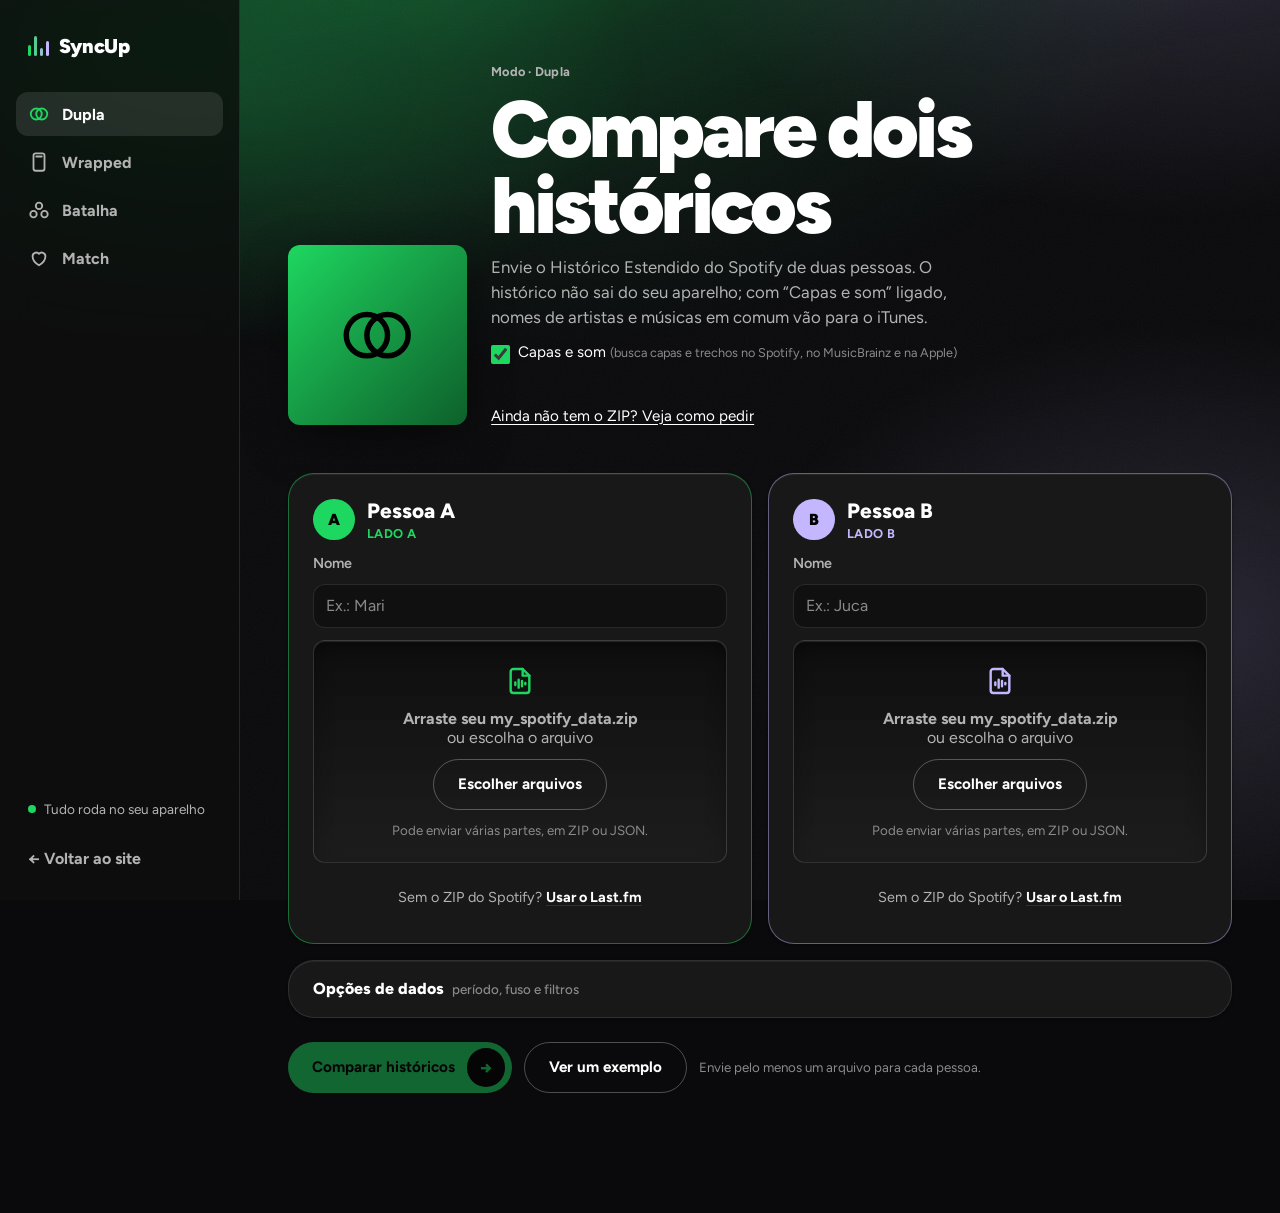
<file: site/app/index.html>
<!doctype html>
<html lang="pt-BR">
<head>
<meta charset="UTF-8">
<meta name="viewport" content="width=device-width, initial-scale=1.0, viewport-fit=cover">
<title>SyncUp · app</title>
<link rel="icon" href="data:image/svg+xml,%3Csvg xmlns=%27http://www.w3.org/2000/svg%27 viewBox=%270 0 32 32%27%3E%3Crect width=%2732%27 height=%2732%27 rx=%278%27 fill=%27%23121212%27/%3E%3Crect x=%277%27 y=%2714%27 width=%273.5%27 height=%2711%27 rx=%271.75%27 fill=%27%231ed760%27/%3E%3Crect x=%2712.5%27 y=%277%27 width=%273.5%27 height=%2718%27 rx=%271.75%27 fill=%27%2355cc94%27/%3E%3Crect x=%2718%27 y=%2716%27 width=%273.5%27 height=%279%27 rx=%271.75%27 fill=%27%238dc2cb%27/%3E%3Crect x=%2723.5%27 y=%2711%27 width=%273.5%27 height=%2714%27 rx=%271.75%27 fill=%27%23c4b7ff%27/%3E%3C/svg%3E">
<meta name="description" content="Compare históricos do Spotify direto no navegador. O histórico não sai do seu aparelho.">
<meta name="theme-color" content="#121212">
<link rel="preload" href="../assets/Figtree.ttf" as="font" type="font/ttf" crossorigin>
<!-- Ordem: núcleo (listas, corrida, stories) → estilo do site → ajustes do app. -->
<link rel="stylesheet" href="nucleo.css">
<link rel="stylesheet" href="../estilo.css">
<link rel="stylesheet" href="app.css">
<link rel="stylesheet" href="stories.css">
<!-- Preact + htm servidos daqui (vendor/, com as licenças); test_site.py confere o hash do arquivo. -->
<script type="importmap">{ "imports": { "preact-htm": "./vendor/standalone.module.js" } }</script>
</head>
<body class="js">
<!-- Vindo de "Abrir o app": o conteúdo entra subindo (estilo.css, .entrando). -->
<script>try { if (sessionStorage.getItem('syncup-entrada')) { sessionStorage.removeItem('syncup-entrada'); document.body.classList.add('entrando'); } } catch { /* abre direto */ }</script>
<!-- Entrada vindo de "Abrir o app" (entrada.js): a logo grande entra em sintonia e pousa no lugar dela. -->
<div class="pouso" aria-hidden="true"><span class="marca pouso-marca"><span class="logo"><i></i><i></i><i></i><i></i></span></span></div>
<a class="pular" href="#principal">Pular para o conteúdo</a>
<!-- Esqueleto da primeira tela (some quando o app desenha, main.js): o logo pulsa como equalizador. -->
<div id="app"><div class="esqueleto shell" role="status" aria-label="Carregando o SyncUp…">
  <span class="marca vivo" aria-hidden="true"><span class="logo"><i></i><i></i><i></i><i></i></span>SyncUp</span>
  <div class="esq-linha esq-titulo"></div><div class="esq-linha"></div>
  <div class="esq-cartao superficie"></div><div class="esq-cartao superficie"></div>
</div></div>
<noscript><p class="shell">O SyncUp precisa de JavaScript para rodar no navegador.</p></noscript>
<script type="module" src="js/entrada.js"></script>
<script type="module" src="js/main.js"></script>
</body>
</html>
</file>
<file: site/app/nucleo.css>
/* Núcleo do app web: só as regras do styles.css (app para PC) que o app no navegador usa.
   Listas dos Rankings, corrida dos artistas, moldura dos stories e detalhe dos arquétipos.
   Copiadas à mão do styles.css, na mesma ordem; o tests/test_web.py confere as classes su-. */
:root { --su-card: #181818; --su-line: #2a2a2a; --su-sub: var(--sub); --su-green: var(--verde); --su-radius: var(--r-cartao); /* escala de app.css: campo 12, cartão 20/24, painel 24/28 */ }

.su-race-progress:focus-visible { outline: 3px solid var(--su-green) !important; outline-offset: 3px; }
.su-has-ripple { position: relative; overflow: hidden; }
.su-ripple { position: absolute; border-radius: 50%; background: rgba(255, 255, 255, .45); transform: scale(0); pointer-events: none; animation: su-ripple .6s ease-out forwards; }
.su-note { color: var(--su-sub); font-size: 15px; line-height: 1.6; padding: 6px 0; }
.su-tracklist-card { background: var(--su-card); border-radius: var(--su-radius); padding: 18px 14px 10px; --accent: var(--su-green); height: 100%; }
.su-tracklist-card h3 { margin: 0 8px 10px; font-size: 20px; font-weight: 800; }
.su-tracklist { list-style: none; margin: 0; padding: 0; }
.su-tracklist li { animation: su-slide-in .5s cubic-bezier(.2, .8, .2, 1) both; animation-delay: calc(var(--i) * 45ms); }
.su-tracklist a { display: grid; grid-template-columns: 30px 40px minmax(0, 1fr) 90px 64px; align-items: center; gap: 12px; padding: 6px 8px; border-radius: var(--r-campo); color: #fff !important; text-decoration: none !important; min-height: 52px; transition: background .18s; }
@media (hover: hover) and (pointer: fine) { .su-tracklist a:hover { background: rgba(255, 255, 255, .08); } }
.su-num { color: var(--su-sub); text-align: right; font-variant-numeric: tabular-nums; grid-column: 1; grid-row: 1; }
.su-playicon { grid-column: 1; grid-row: 1; justify-self: end; width: 0; height: 0; opacity: 0; border-style: solid; border-width: 7px 0 7px 12px; border-color: transparent transparent transparent #fff; transition: opacity .15s; }
@media (hover: hover) and (pointer: fine) { .su-tracklist a:hover .su-num { opacity: 0; } }
@media (hover: hover) and (pointer: fine) { .su-tracklist a:hover .su-playicon { opacity: 1; } }
.su-cover { display: grid; place-items: center; width: 40px; height: 40px; border-radius: 4px; font-weight: 900; font-size: 14px; color: #fff; background: linear-gradient(135deg, hsl(var(--hue) 65% 45%), hsl(calc(var(--hue) + 50) 70% 25%)); }
.su-meta { min-width: 0; display: flex; flex-direction: column; }
.su-meta b, .su-meta small { overflow: hidden; text-overflow: ellipsis; white-space: nowrap; }
.su-meta b { font-weight: 600; }
@media (hover: hover) and (pointer: fine) { .su-tracklist a:hover .su-meta b { color: var(--accent); } }
.su-meta small { color: var(--su-sub); font-size: 14px; }
.su-mini { height: 4px; border-radius: 4px; background: #3e3e3e; overflow: hidden; }
.su-mini i { display: block; height: 100%; width: var(--value); background: var(--accent); border-radius: inherit; animation: su-fill 1s cubic-bezier(.2, .8, .2, 1) both; animation-delay: calc(var(--i) * 45ms + 200ms); }
.su-count { color: var(--su-sub); text-align: right; font-variant-numeric: tabular-nums; font-size: 14px; }
.su-race { position: relative; background: var(--su-card); border-radius: var(--r-cartao); padding: 22px 22px 14px; overflow: hidden; }
.su-race-month { position: absolute; right: 26px; top: 12px; font-size: clamp(30px, 5vw, 64px); font-weight: 900; color: rgba(255, 255, 255, .08); letter-spacing: -.03em; pointer-events: none; font-variant-numeric: tabular-nums; }
.su-race-lanes { display: grid; grid-template-columns: repeat(2, minmax(0, 1fr)); gap: 28px; position: relative; }
.su-race-title { display: flex; align-items: center; gap: 10px; font-weight: 800; font-size: 18px; margin-bottom: 12px; }
.su-dot { width: 12px; height: 12px; border-radius: 50%; background: var(--accent); box-shadow: 0 0 12px var(--accent); }
.su-race.playing .su-dot { animation: su-beat .7s ease-in-out infinite; }
.su-race-area { position: relative; }
.su-race-row { position: absolute; left: 0; right: 0; top: 0; display: grid; grid-template-columns: 26px minmax(90px, 200px) minmax(0, 1fr); align-items: center; gap: 12px; transition: transform var(--race-step, 450ms) cubic-bezier(.2, .8, .2, 1), opacity .4s; will-change: transform; }
.su-race-rank { color: var(--su-sub); font-weight: 800; text-align: right; font-variant-numeric: tabular-nums; }
.su-race-name { color: #fff; font-weight: 700; font-size: 14px; white-space: nowrap; overflow: hidden; text-overflow: ellipsis; text-align: right; }
.su-race-trackbar { display: flex; align-items: center; gap: 10px; height: 100%; min-width: 0; }
.su-race-bar { height: 100%; border-radius: 6px; flex: none; background: linear-gradient(90deg, var(--accent), color-mix(in srgb, var(--accent) 55%, #000)); box-shadow: 0 0 18px color-mix(in srgb, var(--accent) 25%, transparent); transition: width var(--race-step, 450ms) linear; }
.su-race-value { color: #fff; font-size: 14px; font-weight: 700; font-variant-numeric: tabular-nums; white-space: nowrap; }
.su-race-player { display: flex; align-items: center; gap: 14px; margin-top: 18px; padding-top: 14px; border-top: 1px solid var(--su-line); }
.su-race-play { position: relative; overflow: hidden; display: grid; place-items: center; flex: none; width: 48px; height: 48px; min-height: 48px; border-radius: 50%; border: none; background: #fff; cursor: pointer; transition: transform .15s cubic-bezier(.2, .8, .2, 1), background .2s; }
@media (hover: hover) and (pointer: fine) { .su-race-play:hover { transform: scale(1.08); background: var(--su-green); } }
.su-race-play:active { transform: scale(.94); }
.su-icon-play { width: 0; height: 0; margin-left: 4px; border-style: solid; border-width: 9px 0 9px 15px; border-color: transparent transparent transparent #000; }
.su-icon-pause { width: 14px; height: 18px; border-left: 5px solid #000; border-right: 5px solid #000; }
.su-race-time { color: var(--su-sub); font-size: 13px; min-width: 64px; font-variant-numeric: tabular-nums; }
.su-race-now { text-align: right; }
.su-race-progress { position: relative; flex: 1; height: 6px; border-radius: 6px; background: #4d4d4d; cursor: pointer; touch-action: none; }
.su-race-progress::before { content: ''; position: absolute; inset: -19px 0; } /* área de toque de 44 px */
.su-race-fill { position: absolute; inset: 0 auto 0 0; width: 0; border-radius: inherit; background: #fff; transition: width var(--race-step, 450ms) linear; }
.su-race-knob { position: absolute; top: 50%; width: 14px; height: 14px; margin: -7px 0 0 -7px; border-radius: 50%; background: #fff; opacity: 0; transition: left var(--race-step, 450ms) linear, opacity .2s; box-shadow: 0 2px 6px rgba(0, 0, 0, .5); }
@media (hover: hover) and (pointer: fine) { .su-race-progress:hover .su-race-fill { background: var(--su-green); } }
.su-race.playing .su-race-knob { opacity: 1; }
@media (hover: hover) and (pointer: fine) { .su-race-progress:hover .su-race-knob { opacity: 1; } }
.su-stories { position: relative; width: min(430px, 100%); aspect-ratio: 9 / 16; margin: 0 auto; border-radius: var(--r-painel); overflow: hidden; container-type: inline-size; background: #000; box-shadow: 0 30px 80px rgba(0, 0, 0, .6); outline: none; }
.su-stories:not(.su-js) { aspect-ratio: auto; overflow: visible; background: none; box-shadow: none; }
.su-stories:not(.su-js) .su-story { position: relative; aspect-ratio: 9 / 16; margin-bottom: 16px; border-radius: var(--r-painel); }
.su-stories-frame { position: absolute; inset: 0; }
.su-stories:not(.su-js) .su-stories-frame { position: static; }
.su-story { position: absolute; inset: 0; display: flex; overflow: hidden; color: #fff; background: radial-gradient(120% 80% at 10% 0%, var(--bg1), transparent 60%), radial-gradient(120% 90% at 100% 100%, color-mix(in srgb, var(--bg1) 60%, #000), transparent 55%), var(--bg2); }
.su-js .su-story { display: none; }
.su-js .su-story.ativo { display: flex; }
.su-story h2 { margin: 0; font-size: 9.5cqw; line-height: 1.02; font-weight: 900; letter-spacing: -.03em; }
.su-story h3 { margin: 0; font-size: 7cqw; line-height: 1.08; font-weight: 900; letter-spacing: -.02em; }
.s-resumo { background: linear-gradient(180deg, #1ed760 0 22%, #121212 22%) !important; }
.s-resumo::before { display: none; }
.su-arch-detail { background: var(--su-card); border-radius: var(--r-cartao); padding: 22px; flex: 1 1 420px; max-width: 640px; }
.su-arch-detail h3 { margin: 0 0 4px; font-size: 22px; font-weight: 900; }
.su-arch-detail ol { list-style: none; margin: 10px 0; padding: 0; display: grid; gap: 6px; }
.su-arch-detail li { display: grid; grid-template-columns: 34px minmax(0, 1fr) 110px 86px; gap: 12px; align-items: center; padding: 8px; border-radius: var(--r-campo); animation: su-slide-in .5s cubic-bezier(.2, .8, .2, 1) both; animation-delay: calc(var(--i) * 50ms); transition: background .15s; }
@media (hover: hover) and (pointer: fine) { .su-arch-detail li:hover { background: rgba(255, 255, 255, .06); } }
.su-ad-ic { font-size: 24px; text-align: center; }
.su-ad-name { min-width: 0; display: flex; flex-direction: column; }
.su-ad-name b { font-weight: 800; }
.su-ad-name small { color: var(--su-sub); font-size: 13px; line-height: 1.35; }
.su-arch-detail li.on .su-ad-name b { color: var(--su-green); }
.su-ad-bar { position: relative; height: 8px; border-radius: 8px; background: #3e3e3e; }
.su-ad-bar i { position: absolute; inset: 0 auto 0 0; width: var(--value); border-radius: inherit; background: #8a8a8a; animation: su-fill 1.1s cubic-bezier(.2, .8, .2, 1) both; animation-delay: calc(var(--i) * 50ms + 200ms); }
.su-arch-detail li.on .su-ad-bar i { background: var(--su-green); }
.su-ad-bar u { position: absolute; top: -4px; bottom: -4px; width: 2px; background: #fff; text-decoration: none; }
.su-arch-detail em { font-style: normal; font-weight: 800; text-align: right; display: flex; flex-direction: column; }
.su-arch-detail em small { font-weight: 500; color: var(--su-sub); font-size: 12px; }
@media (max-width: 1000px) {
  .su-race-lanes { grid-template-columns: 1fr; }
}
@media (max-width: 640px) {
  .su-tracklist a { grid-template-columns: 26px 40px minmax(0, 1fr) 54px; }
  .su-mini { display: none; }
}
/* Celular estreito: a barra do arquétipo desce para uma linha própria e o nome ganha a largura. */
@media (max-width: 479px) {
  .su-arch-detail li { grid-template-columns: 34px minmax(0, 1fr) auto; row-gap: 6px; }
  .su-ad-bar { grid-column: 2 / -1; grid-row: 2; }
}
/* Alto contraste: barras de dados com as cores do sistema (sem forced-color-adjust: none). */
@media (forced-colors: active) {
  .su-race-bar, .su-mini i, .su-ad-bar i, .su-race-fill { background: CanvasText; }
  .su-mini, .su-ad-bar, .su-race-progress { border: 1px solid CanvasText; }
}
@keyframes su-slide-in {from { opacity: 0; transform: translateX(-14px); } to { opacity: 1; transform: none; }}
@keyframes su-fill {from { width: 0; }}
@keyframes su-beat {0%, 100% { transform: scale(1); } 50% { transform: scale(1.5); }}
@keyframes su-ripple {to { transform: scale(1); opacity: 0; }}
@keyframes su-story-bg {from { background-position: 0% 0%; } to { background-position: 100% 100%; }}
@keyframes su-float {from { transform: translate(0, 0) scale(1); } to { transform: translate(-12cqw, 10cqw) scale(1.2); }}
</file>
<file: site/estilo.css>
/* Estilo compartilhado pela página inicial (index.html) e pelo app (app/). */
@font-face { font-family: 'Figtree'; src: url('assets/Figtree.ttf') format('truetype'); font-weight: 300 900; font-display: swap; }
/* Toque no celular: sem o retângulo cinza; quem não tem :active próprio escurece enquanto o dedo está em cima. */
html { -webkit-tap-highlight-color: transparent; }
:where(a, button, summary, label):active { opacity: .75; }
/* O app para PC repete estas cores como --su-* (styles.css); tests/test_web.py compara os pares. */
:root {
  /* Canvas e superfícies (escala do Spotify): o fundo é o mais escuro; cartões sólidos em --sup-1/--sup-2. */
  --canvas: #0a0a0c; --sup-1: #121212; --sup-2: #181818; --verde-hover: #3be477;
  --bg: var(--canvas); --texto: #ffffff; --sub: #b3b3b3; --fraco: #8a8a8a;
  /* Liquid Glass: refração (gradiente direcional), borda fina, reflexo especular em cima e embaixo, profundidade. */
  --vidro-fundo: linear-gradient(145deg, rgba(255, 255, 255, .11) 0%, rgba(255, 255, 255, .03) 50%, rgba(255, 255, 255, .06) 100%);
  --vidro-linha: rgba(255, 255, 255, .14);
  --vidro-sombra: inset 0 1px 0 0 rgba(255, 255, 255, .32), inset 0 -1px 0 0 rgba(255, 255, 255, .05), 0 24px 48px -12px rgba(0, 0, 0, .72);
  --vidro-blur: blur(28px) saturate(185%);
  --r-vidro: 26px;
  --linha: rgba(255, 255, 255, .1);
  /* Cor com sentido fixo: verde = pessoa A, violeta = pessoa B, rosa = os dois juntos. */
  --verde: #1ed760; --roxo: #c4b7ff; --rosa: #f573a0;
  /* As 4 barras da logo (1.24): verde → lilás, "você → a outra pessoa". A página inicial tira a cor daqui. */
  --logo-1: var(--verde); --logo-2: color-mix(in srgb, var(--verde), var(--roxo) 33%);
  --logo-3: color-mix(in srgb, var(--verde), var(--roxo) 67%); --logo-4: var(--roxo);
  /* Batalha: medalhas e o laranja do fundo (poster.js e batalha.js repetem os valores no Canvas e em JS). */
  --ouro: #f5c542; --prata: #c9d1d9; --bronze: #d08b4f; --laranja: #ffa42b;
  /* Vidro (painéis, stories) e véu sobre o fundo. */
  --vidro-1: rgba(255, 255, 255, .06); --vidro-2: rgba(255, 255, 255, .10);
  --vidro-borda: rgba(255, 255, 255, .18); --vidro-brilho: rgba(255, 255, 255, .14);
  --veu-a: rgba(0, 0, 0, .55); --veu-b: rgba(0, 0, 0, .78);
  --pilula: 9999px; --cartao: var(--r-vidro);
  --sai: cubic-bezier(.16, 1, .3, 1);
}
* { box-sizing: border-box; margin: 0; padding: 0; }
/* 100% = 16 px, mas respeita quem aumentou a fonte no sistema. Os títulos grandes usam clamp(). */
html { font-size: 100%; -webkit-font-smoothing: antialiased; color-scheme: dark; }
body { background: var(--bg); color: var(--texto); font-family: 'Figtree', system-ui, sans-serif; overflow-x: hidden; }
a { color: inherit; text-decoration: none; }
button { font: inherit; color: inherit; background: none; border: none; cursor: pointer; }
ul, ol { list-style: none; }
img { display: block; max-width: 100%; height: auto; } /* width/height no HTML evitam CLS; a altura segue a largura do CSS */
p { text-wrap: pretty; } /* sem palavra sozinha no fim do parágrafo */
/* Ícones: 1em. SVG com tamanho próprio (atributo width) fica de fora, senão vira um quadrado de 16 px.
   :where() zera a especificidade: qualquer classe (ex.: .st-relogio { width: 100% }) vence esta regra. */
:where(svg:not([width])) { width: 1em; height: 1em; flex: none; }
:focus-visible { outline: 3px solid var(--verde); outline-offset: 3px; border-radius: 6px; }
.sr-only { position: absolute; width: 1px; height: 1px; padding: 0; margin: -1px; overflow: hidden; clip: rect(0, 0, 0, 0); white-space: nowrap; border: 0; }
.pular { position: fixed; left: 1rem; top: -4rem; z-index: 200; border-radius: var(--pilula); background: var(--verde); color: #000; padding: .75rem 1.25rem; font-weight: 700; }
.pular:focus { top: 1rem; }
.shell { max-width: 80rem; margin-inline: auto; padding-inline: clamp(1.25rem, 4vw, 3rem); }

/* Botões em pílula */
.btn { display: inline-flex; align-items: center; gap: .75rem; min-height: 44px; border-radius: var(--pilula); font-size: .95rem; font-weight: 700; padding: .4rem 1.5rem; }
/* Só o botão com a seta redonda encosta à direita: a seta ocupa esse espaço. */
.btn:has(.seta) { padding-right: .4rem; }
.btn .seta { display: grid; place-items: center; width: 2.4rem; height: 2.4rem; min-width: 36px; min-height: 36px; border-radius: var(--pilula); font-size: 1rem; transition: transform .35s cubic-bezier(.2, .8, .2, 1); }
.btn-verde { background: var(--verde); color: #000; }
.btn-verde .seta { background: #000; color: var(--verde); }
.btn-borda { border: 1px solid rgba(255, 255, 255, .25); color: var(--texto); padding: .875rem 1.5rem; }
@media (hover: hover) {
  .btn:hover { transform: scale(1.03); }
  .btn-verde:hover:not(:disabled) { background: var(--verde-hover); }
  .btn:hover .seta { transform: translate(2px, -2px); }
  .btn-borda:hover { background: rgba(255, 255, 255, .06); }
}
/* Resposta ao toque: o botão aperta (rápido, ao pressionar). Só scale: não pesa. */
.btn { position: relative; isolation: isolate; overflow: hidden; transition: transform .35s cubic-bezier(.2, .8, .2, 1), scale .1s ease-out, background .2s, box-shadow .2s; }
.btn:active:not(:disabled) { scale: .97; }

/* Marca: as 4 barras vão do verde (A) ao violeta (B). Não lembra o logo do Spotify. */
.marca { display: inline-flex; align-items: center; gap: .6rem; font-weight: 900; letter-spacing: -.02em; }
.marca .logo { display: inline-flex; align-items: flex-end; gap: .14em; height: 1em; }
.marca .logo i { width: .16em; border-radius: 1em; background: var(--verde); }
.marca .logo i:nth-child(1) { height: 55%; } .marca .logo i:nth-child(2) { height: 100%; background: var(--logo-2); }
.marca .logo i:nth-child(3) { height: 40%; background: var(--logo-3); } .marca .logo i:nth-child(4) { height: 75%; background: var(--logo-4); }
/* Logo vivo: as barras pulsam como um equalizador. */
.vivo .logo i { animation: eq 1.4s ease-in-out infinite alternate; transform-origin: bottom; }
.vivo .logo i:nth-child(2) { animation-delay: -.5s; } .vivo .logo i:nth-child(3) { animation-delay: -.9s; } .vivo .logo i:nth-child(4) { animation-delay: -.3s; }
@keyframes eq { 0% { transform: scaleY(.45); } 100% { transform: scaleY(1); } }

/* Superfície (1.19): sólida como no Spotify (#181818), fio de 1 px (mais claro só no topo, 1.22) e uma sombra curta. Sem blur, sem aro de luz,
   sem brilho e sem a cor do modo vazando. O blur fica só no que flutua, com regras próprias: .topo-barra, .nav-app,
   .dock, .vidro-ctrl (stories) e .palco-placa. */
.superficie { position: relative; isolation: isolate; background: var(--sup-2); border: 1px solid var(--linha); box-shadow: inset 0 1px 0 rgb(255 255 255 / .06), 0 1px 3px rgb(0 0 0 / .45); }
.btn-borda.superficie { background: transparent; border-color: rgb(255 255 255 / .28); box-shadow: none; }
@media (hover: hover) and (pointer: fine) { .btn-borda.superficie:hover:not(:disabled) { background: rgb(255 255 255 / .08); border-color: rgb(255 255 255 / .5); } }
@media (prefers-contrast: more) { .superficie { border-color: #fff; } }
/* Números de dados (porcentagens, horas, plays): largura fixa e mais juntos. */
.num { font-variant-numeric: tabular-nums; letter-spacing: -.04em; }

/* ---------- Página inicial ---------- */
section[id] { scroll-margin-top: 6rem; }
.titulo-secao { font-size: clamp(2rem, 4.2vw, 3.2rem); font-weight: 900; letter-spacing: -.04em; line-height: 1.04; text-wrap: balance; }

/* Topo fixo em vidro escuro (fundo ≥ 72%: capa que passa por baixo não aparece borrada) */
.topo { position: fixed; inset-inline: 0; top: .75rem; z-index: 50; padding-inline: clamp(.75rem, 3vw, 3rem); }
.topo-barra { max-width: 80rem; margin-inline: auto; display: flex; align-items: center; justify-content: space-between; gap: 1.5rem; min-height: 4rem;
  padding: .5rem .5rem .5rem 1.5rem; border-radius: var(--pilula); border: 1px solid var(--vidro-linha); background: rgba(14, 14, 14, .74);
  box-shadow: var(--vidro-sombra); -webkit-backdrop-filter: blur(24px) saturate(180%); backdrop-filter: blur(24px) saturate(180%); }
.topo .marca { font-size: 1.25rem; min-height: 44px; }
.nav-principal { display: none; gap: 2rem; font-size: .95rem; font-weight: 600; }
.nav-principal a { display: inline-flex; align-items: center; min-height: 44px; color: rgba(255, 255, 255, .78); transition: color .2s; }
@media (hover: hover) and (pointer: fine) { .nav-principal a:hover { color: var(--texto); } }
@media (min-width: 1024px) { .nav-principal { display: flex; } }
.topo-dir { display: flex; align-items: center; gap: .5rem; }
.topo-dir .btn-verde { display: none; }
@media (min-width: 640px) { .topo-dir .btn-verde { display: inline-flex; } }
.menu-btn { display: inline-flex; align-items: center; gap: .5rem; min-height: 44px; padding: .5rem 1rem; border-radius: var(--pilula); border: 1px solid var(--linha);
  background: rgba(255, 255, 255, .06); font-size: .8rem; font-weight: 700; text-transform: uppercase; letter-spacing: .05em; }
@media (min-width: 1024px) { .menu-btn { display: none; } }
@media (prefers-reduced-transparency: reduce) { .topo-barra { background: #0e0e0e; -webkit-backdrop-filter: none; backdrop-filter: none; } }

/* Menu em tela cheia (celular) */
.menu { position: fixed; inset: 0; z-index: 115; display: flex; flex-direction: column; background: #0a0a0a; opacity: 0; visibility: hidden; transition: opacity .3s, visibility 0s .3s; }
.menu.aberto { opacity: 1; visibility: visible; transition: opacity .3s; }
.menu-topo { display: flex; align-items: center; justify-content: space-between; padding-block: 1.25rem; }
.menu-topo .marca { font-size: 1.25rem; }
.fechar { display: inline-flex; align-items: center; gap: .5rem; min-height: 44px; padding: .5rem 1rem; border-radius: var(--pilula); border: 1px solid rgba(255, 255, 255, .15);
  font-size: .8rem; font-weight: 700; text-transform: uppercase; letter-spacing: .05em; color: var(--sub); }
.menu nav { flex: 1; display: flex; flex-direction: column; justify-content: center; gap: .25rem; }
.menu nav a { display: flex; align-items: center; min-height: 3.5rem; font-size: 2.2rem; font-weight: 800; letter-spacing: -.02em; color: rgba(255, 255, 255, .8); }
@media (hover: hover) and (pointer: fine) { .menu nav a:hover { color: #fff; } }

/* Topo da página: o texto e o produto (os stories do app, com nomes de exemplo) */
.hero { position: relative; padding-top: 7.5rem; padding-bottom: 4rem; overflow-x: clip; } /* a luz do palco passa da tela no celular: corta sem criar rolagem */
.hero .shell { display: grid; gap: 3rem; align-items: center; }
@media (min-width: 1024px) { .hero { min-height: 100svh; display: grid; align-items: center; padding-top: 6rem; padding-bottom: 2rem; } .hero .shell { grid-template-columns: 7fr 5fr; } }
.hero-texto { display: flex; flex-direction: column; gap: 1.75rem; }
.hero h1 { max-width: 21ch; font-size: clamp(2.5rem, 4.8vw, 4.25rem); font-weight: 900; line-height: 1; letter-spacing: -.045em; text-wrap: balance; }
.hero h1 em { font-style: normal; color: var(--rosa); }
.hero-sub { max-width: 36rem; font-size: clamp(1.05rem, 1.4vw, 1.25rem); line-height: 1.55; color: rgba(255, 255, 255, .78); text-wrap: pretty; }
.hero-ctas { display: flex; flex-wrap: wrap; gap: .75rem; }

/* Moldura de story (9:16) com o mesmo HTML/CSS dos stories do app (app/stories.css) */
.mock { position: relative; aspect-ratio: 9 / 16; border-radius: 28px; overflow: hidden; container-type: inline-size; background: #0b0b0c; color: #fff; }
.mock .su-story { position: absolute; inset: 0; display: flex; overflow: hidden; }
.mock .st-conteudo { justify-content: flex-start; }
.mock .st-barra { pointer-events: none; }
/* Palco do topo em 3 camadas: 1) luz das capas (as abstratas do projeto, nunca capas reais) bem borrada;
   2) placa de vidro com o "tocando agora"; 3) o story na frente. Nada inclina. */
.palco { position: relative; width: min(23rem, 78vw); justify-self: center; isolation: isolate; }
.palco-luz { position: absolute; inset: -14% -22%; z-index: -1; pointer-events: none; }
.palco-luz img { position: absolute; width: 62%; aspect-ratio: 1; border-radius: 50%; filter: blur(64px) saturate(170%); opacity: .6; }
.palco-luz img:nth-child(1) { left: 0; top: 4%; } .palco-luz img:nth-child(2) { right: 0; top: 30%; } .palco-luz img:nth-child(3) { left: 18%; bottom: 0; opacity: .45; }
.palco-placa { position: absolute; inset: 9% -9% -5% -9%; z-index: 0; border-radius: calc(var(--r-vidro) + 6px); display: flex; align-items: flex-end; padding: 1rem; }
.palco .frente { position: relative; z-index: 1; width: 100%; margin-bottom: 4.5rem; box-shadow: 0 40px 80px -30px rgba(0, 0, 0, .8), 0 0 0 1px rgba(255, 255, 255, .08); }
.tocando-agora { display: flex; align-items: center; gap: .75rem; width: 100%; padding: .55rem .9rem .55rem .55rem; border-radius: var(--pilula); background: rgba(0, 0, 0, .35); }
.tocando-agora img { width: 2.5rem; height: 2.5rem; border-radius: 8px; flex: none; }
.tocando-agora span:not(.eq) { display: grid; min-width: 0; flex: 1; font-size: .85rem; line-height: 1.25; }
.tocando-agora b, .tocando-agora small { overflow: hidden; white-space: nowrap; text-overflow: ellipsis; }
.tocando-agora small { color: var(--sub); }
/* Micro-equalizador: 4 barras que sobem e descem enquanto o trecho toca (parado com "menos movimento"). */
.eq { display: inline-flex; align-items: flex-end; gap: 2px; height: 14px; flex: none; }
.eq i { width: 3px; height: 100%; border-radius: 2px; background: var(--verde); transform-origin: bottom; transform: scaleY(.5); }
@media (prefers-reduced-motion: no-preference) {
  .eq i { animation: eq .9s ease-in-out infinite alternate; } .eq i:nth-child(2) { animation-delay: -.3s; } .eq i:nth-child(3) { animation-delay: -.6s; } .eq i:nth-child(4) { animation-delay: -.15s; }
}
.mock .st-controles .eq { height: 3.4cqw; } .mock .st-controles .eq i { width: .8cqw; background: #fff; }
.st-avatares.foto span { background: var(--foto) center / cover; color: #fff; text-shadow: 0 1px 8px rgba(0, 0, 0, .6); }
.st-capinhas { display: flex; align-items: center; gap: 2cqw; font-size: 3.6cqw; }
.st-capinhas img { width: 9cqw; aspect-ratio: 1; border-radius: 1.5cqw; flex: none; }
.st-capinhas img + img { margin-left: -4cqw; box-shadow: -1cqw 0 2cqw rgba(0, 0, 0, .5); }
.st-capinhas span { margin-left: 1cqw; }
.legal a { text-decoration: underline; text-underline-offset: .2em; }
@media (hover: hover) and (pointer: fine) { .legal a:hover { color: var(--texto); } }

/* Entrada do topo (aprovada no Figma): o texto sobe em sequência; o story sobe e para sem passar do ponto (18/11). */
@keyframes sobe { from { opacity: 0; transform: translateY(var(--dy, 18px)); } }
@keyframes desce { from { opacity: 0; transform: translateY(-14px); } }
@keyframes story-sobe { from { opacity: 0; transform: translateY(48px) scale(.95); } }

@media (prefers-reduced-motion: no-preference) {
  .topo-barra { animation: desce .5s var(--sai) both; }
  .hero-texto > * { animation: sobe .55s var(--sai) both; animation-delay: var(--d, 0ms); }
  .palco .frente { animation: story-sobe .8s var(--sai) both; animation-delay: .35s; }
  .palco-placa { animation: sobe .7s var(--sai) both; animation-delay: .6s; }
}

/* Recursos (1.19): cada modo é uma faixa editorial, separada por fios, sem caixa. Número grande, nome, texto,
   uma linha de fatos em texto corrido, o mock vivo e o link. No PC o mock alterna de lado; no celular a ordem é
   fixa: número e título, texto, fatos, mock e link. */
.recursos { position: relative; isolation: isolate; overflow-x: clip; padding-block: 6rem; }
/* Aura verde no começo dos modos (a barra 1 da logo); fica atrás de tudo e não rola para o lado. */
.recursos::before { content: ''; position: absolute; inset: 0 0 auto; height: 70rem; z-index: -1; pointer-events: none;
  background: radial-gradient(48rem 32rem at 8% 12rem, color-mix(in srgb, var(--logo-1) 10%, transparent), transparent 70%);
  mask-image: linear-gradient(transparent, #000 14rem); }
.recursos .cabeca { display: flex; flex-direction: column; gap: 1.25rem; margin-bottom: 2rem; }
.modos { border-top: 1px solid var(--linha); }
.modo { --cor-modo: var(--logo-1); display: grid; grid-template-areas: "texto" "mock" "link"; gap: 1.25rem; padding-block: clamp(2.5rem, 6vw, 4.5rem); border-bottom: 1px solid var(--linha); }
/* Cada modo pega uma barra da logo, na ordem (verde → lilás). */
.modo-wrapped { --cor-modo: var(--logo-2); } .modo-batalha { --cor-modo: var(--logo-3); } .modo-match { --cor-modo: var(--logo-4); }
/* Painel atrás do mock: a coluna ganha a cor do modo, um brilho no centro e um fio dessa cor. */
.modo::before { content: ''; grid-area: mock; align-self: stretch; justify-self: stretch; border-radius: var(--r-vidro); pointer-events: none;
  border: 1px solid color-mix(in srgb, var(--cor-modo) 24%, transparent);
  background: radial-gradient(65% 50% at 50% 50%, color-mix(in srgb, var(--cor-modo) 42%, transparent), transparent 80%),
    color-mix(in srgb, var(--cor-modo) 11%, var(--sup-1)); }
.modo-texto { grid-area: texto; display: grid; gap: .6rem; align-content: start; }
.modo .mock { grid-area: mock; position: relative; width: 100%; max-width: 14rem; margin-block: 1.5rem; justify-self: center; box-shadow: 0 24px 48px -16px rgb(0 0 0 / .7); }
.modo-abrir { grid-area: link; width: fit-content; min-height: 44px; display: inline-flex; align-items: center; gap: .4em; font-weight: 700; color: var(--cor-modo); }
@media (hover: hover) and (pointer: fine) { .modo-abrir:hover { text-decoration: underline; text-underline-offset: .2em; } }
.modo-n { font-size: clamp(3rem, 7vw, 5rem); font-weight: 900; line-height: .9; color: var(--cor-modo); }
.modo h3 { font-size: clamp(2rem, 4vw, 3rem); font-weight: 900; letter-spacing: -.035em; line-height: 1; }
.modo p { max-width: 34rem; font-size: 1.05rem; line-height: 1.55; color: var(--sub); }
.modo .modo-fatos { font-size: .95rem; font-weight: 700; color: var(--sub); }
@media (min-width: 768px) {
  /* O painel ocupa a coluna inteira (alinhado à página) e o mock fica no meio dele, com folga dos lados. */
  .modo { grid-template-columns: minmax(0, 1fr) 20rem; grid-template-areas: "texto mock" "link mock"; column-gap: clamp(3rem, 7vw, 7rem); align-items: center; }
  .modo::before { margin: -2.25rem 0; }
  .modo .mock { max-width: 15rem; margin-block: 0; }
  .modo-abrir { align-self: start; }
  .modo:nth-child(even) { grid-template-columns: 20rem minmax(0, 1fr); grid-template-areas: "mock texto" "mock link"; }
}
/* Espectro: o gráfico sem caixa, título e legenda em linha. */
.espectro { display: grid; gap: 1rem; padding-block: clamp(2rem, 5vw, 3.5rem); }
.espectro h3 { font-size: clamp(1.5rem, 3vw, 2rem); font-weight: 900; letter-spacing: -.03em; }
.espectro p { max-width: 40rem; color: var(--sub); line-height: 1.55; }
.selo { width: fit-content; padding: .25rem .75rem; border-radius: var(--pilula); background: rgba(196, 183, 255, .14); color: var(--roxo); font-size: .75rem; font-weight: 700; }
/* Capinhas abstratas do projeto no story "O que une vocês" e colagem desfocada atrás do Wrapped. */
.mock .st-comuns b { display: flex; align-items: center; gap: 2cqw; }
.mock .st-comuns b img { width: 7cqw; aspect-ratio: 1; border-radius: 1.2cqw; flex: none; }
.mock .st-fundo.colagem { display: grid; grid-template-columns: 1fr 1fr; overflow: hidden; }
.mock .st-fundo.colagem img { width: 100%; height: 100%; object-fit: cover; filter: blur(14px) saturate(160%); scale: 1.15; opacity: .7; }

/* Como usar: uma tracklist. O número da faixa vira ▶ no hover e no foco; a duração fica à direita. */
.passos { padding-block: 5rem; }
.tracklist { position: relative; margin-top: 2.5rem; display: grid; gap: .25rem; border-top: 1px solid var(--linha); padding-top: .75rem; }
/* Fio que liga os passos, do verde ao lilás (da primeira à última barra da logo). */
.tracklist::before { content: ''; position: absolute; left: calc(1rem + 1.5rem - 1px); top: 2.6rem; bottom: 2.6rem; width: 2px; border-radius: 2px;
  background: linear-gradient(var(--logo-1), var(--logo-4)); }
.tracklist > li:nth-child(1) { --cor-passo: var(--logo-1); } .tracklist > li:nth-child(2) { --cor-passo: var(--logo-2); } .tracklist > li:nth-child(3) { --cor-passo: var(--logo-4); }
.tracklist > li { display: grid; grid-template-columns: 3rem minmax(0, 1fr) auto; gap: 1rem; align-items: center; padding: .9rem 1rem; border-radius: 12px; transition: background .15s; }
@media (hover: hover) and (pointer: fine) { .tracklist > li:hover { background: rgba(255, 255, 255, .06); } }
.faixa-n { position: relative; display: grid; place-items: center; width: 2.25rem; height: 2.25rem; justify-self: center; border-radius: 50%; font-size: .95rem;
  color: var(--cor-passo, var(--sub)); background: var(--bg); border: 2px solid var(--cor-passo, var(--linha)); }
.faixa-n svg { position: absolute; width: 1rem; height: 1rem; color: var(--cor-passo, var(--verde)); opacity: 0; transition: opacity .15s; }
.faixa-n b { font-weight: 800; transition: opacity .15s; }
.tracklist > li:focus-within .faixa-n b { opacity: 0; }
@media (hover: hover) and (pointer: fine) { .tracklist > li:hover .faixa-n b { opacity: 0; } }
.tracklist > li:focus-within .faixa-n svg { opacity: 1; }
@media (hover: hover) and (pointer: fine) { .tracklist > li:hover .faixa-n svg { opacity: 1; } }
.tracklist h3 { font-size: 1.15rem; font-weight: 800; letter-spacing: -.01em; }
.tracklist p { margin-top: .25rem; font-size: .95rem; line-height: 1.5; color: var(--sub); }
.como-pedir { margin-top: .5rem; padding-left: 1.2rem; list-style: decimal; display: grid; gap: .35rem; font-size: .95rem; line-height: 1.5; color: var(--sub); }
.como-pedir a { color: var(--texto); text-decoration: underline; text-underline-offset: 2px; }
#como-pedir { scroll-margin-top: 6rem; }
#como-pedir .faixa-n { align-self: start; } /* passo alto: o círculo fica no topo, onde o fio começa */
.duracao { font-size: .9rem; color: var(--sub); text-align: right; white-space: nowrap; }
@media (max-width: 479px) { .tracklist > li { grid-template-columns: 2rem minmax(0, 1fr); } .duracao { grid-column: 2; text-align: left; } }

/* Espectro de escuta: 24 horas de Rafa (verde) e Lu (violeta). Cada hora é um botão: o mouse,
   o toque e as setas mostram os plays daquela hora na dica. Sem Hz: hora de escuta não é frequência. */
.espectro-cabeca { display: grid; gap: .75rem; }
.espectro-grafico { position: relative; margin-top: .5rem; }
.horas { display: grid; grid-template-columns: repeat(24, 1fr); gap: clamp(2px, .4vw, 6px); height: clamp(8rem, 14vw, 11rem); align-items: end; }
.hora { display: flex; gap: 2px; height: 100%; align-items: flex-end; padding: 0; border-radius: 4px; cursor: pointer; }
.hora i { flex: 1; height: 100%; border-radius: 3px; transform-origin: bottom; transform: scaleY(var(--v)); transition: opacity .15s; }
.hora i.a { background: var(--verde); } .hora i.b { background: var(--roxo); }
.horas:has(.hora.ativa) .hora:not(.ativa) i { opacity: .35; }
.hora:focus-visible { outline-offset: 2px; }
.dica { display: flex; gap: .9rem; margin-top: .75rem; font-size: .9rem; font-weight: 700; }
.dica .a { color: var(--verde); } .dica .b { color: var(--roxo); }
.eixo { display: flex; justify-content: space-between; margin-top: .5rem; font-size: .8rem; color: var(--sub); font-variant-numeric: tabular-nums; }
.espectro-legenda { display: flex; gap: 1.25rem; font-size: .9rem; font-weight: 700; }
.espectro-legenda span::before { content: ''; display: inline-block; width: .7rem; height: .7rem; margin-right: .45rem; border-radius: 2px; vertical-align: -.05em; }
.espectro-legenda .a::before { background: var(--verde); } .espectro-legenda .b::before { background: var(--roxo); }
@keyframes sobe-barra { from { transform: scaleY(.04); } }
@supports (animation-timeline: view()) {
  @media (prefers-reduced-motion: no-preference) {
    .hora i { animation: sobe-barra linear both; animation-timeline: view(); animation-range: entry calc(10% + var(--h) * 1%) cover calc(35% + var(--h) * 1%); }
  }
}

/* Privacidade: três pilares em colunas tipográficas, separados por linhas finas (sem caixas). */
.privacidade { position: relative; isolation: isolate; overflow-x: clip; padding-block: 5rem; }
.privacidade::before { content: ''; position: absolute; inset: 0; z-index: -1; pointer-events: none;
  background: radial-gradient(40rem 22rem at 88% 55%, color-mix(in srgb, var(--logo-4) 10%, transparent), transparent 70%); }
.pilares > div:nth-child(2) svg { color: var(--logo-2); } .pilares > div:nth-child(3) svg { color: var(--logo-4); }
.colunas { margin-top: 2.5rem; display: grid; }
.pilares > div, .numeros-lista > div { padding-block: 1.75rem; border-top: 1px solid var(--linha); }
@media (min-width: 1024px) {
  .colunas { grid-template-columns: repeat(3, 1fr); }
  .pilares > div, .numeros-lista > div { padding: 0 2rem; border-top: 0; border-left: 1px solid var(--linha); }
  .pilares > div:first-child, .numeros-lista > div:first-child { padding-left: 0; border-left: 0; }
}
.colunas svg { font-size: 1.4rem; color: var(--verde); }
.colunas h3 { margin: .9rem 0 .5rem; font-size: 1.2rem; font-weight: 800; }
.colunas p { font-size: 1rem; line-height: 1.55; color: var(--sub); }
.colunas p a { color: var(--texto); font-weight: 700; text-decoration: underline; text-underline-offset: .2em; }

/* Jornada (1.22): demo guiada pela rolagem. A tela fica presa (sticky) e troca de quadro quando cada passo passa
   pelo meio da tela (uma view-timeline por passo, timeline-scope na seção). Sem suporte ou com "menos movimento",
   nada fica preso: a tela mostra só o story final e os passos vêm empilhados. Só opacidade e translate. */
.jornada { padding-block: 5rem 2rem; }
.jornada-corpo { display: grid; margin-top: 2.5rem; }
.jornada-tela { align-self: start; margin-bottom: 1.5rem; }
.jornada-mock { width: min(11rem, 42vw); margin-inline: auto; background: var(--sup-1); border: 1px solid var(--linha); }
.jt { position: absolute; inset: 0; display: grid; align-content: center; justify-items: center; gap: 5cqw; padding: 8cqw; text-align: center; }
.jt-1, .jt-2 { opacity: 0; }
.jt-3 { padding: 0; }
.jt-arquivo { display: grid; justify-items: center; gap: 3cqw; }
.jt-arquivo svg { width: 24cqw; height: 24cqw; color: var(--verde); }
.jt-arquivo b { font-size: 7cqw; overflow-wrap: anywhere; }
.jt-arquivo span, .jt-nota { font-size: 5.5cqw; color: var(--sub); }
.jt-selo { padding: 1.5cqw 4cqw; border-radius: var(--pilula); background: rgb(30 215 96 / .16); color: var(--verde); font-size: 5.5cqw; font-weight: 700; }
.jt-tele { display: grid; grid-template-columns: 1fr 1fr; width: 100%; border-block: 1px solid var(--linha); text-align: left; }
.jt-tele > div { display: grid; gap: 1cqw; padding: 3cqw; }
.jt-tele > div + div { border-left: 1px solid var(--linha); }
.jt-tele .jt-largo { grid-column: 1 / -1; border-bottom: 1px solid var(--linha); }
.jt-tele .jt-largo + div { border-left: 0; }
.jt-tele dt { font-size: 4.2cqw; font-weight: 700; letter-spacing: .06em; text-transform: uppercase; color: var(--fraco); }
.jt-tele dd { font-size: 7.5cqw; font-weight: 800; font-variant-numeric: tabular-nums; }
.jornada-passos > li { display: grid; gap: .6rem; align-content: center; padding-block: 2rem; border-top: 1px solid var(--linha); }
/* Cada passo pega uma barra da logo, como no "Como usar". */
.jornada-passos > li:nth-child(1) { --cor-passo: var(--logo-1); } .jornada-passos > li:nth-child(2) { --cor-passo: var(--logo-2); } .jornada-passos > li:nth-child(3) { --cor-passo: var(--logo-4); }
.jornada-passos .modo-n { color: var(--cor-passo); }
/* Detalhes do app embaixo de cada passo: as partes do ZIP, o que o Worker faz e os stories que saem. */
.jornada-arquivos, .jornada-etapas, .jornada-stories { margin-top: 1rem; max-width: 30rem; }
.jornada-arquivos { display: grid; gap: .4rem; }
.jornada-arquivos li { display: flex; justify-content: space-between; gap: 1rem; padding: .55rem .9rem; border-radius: var(--r-campo, 12px); background: rgba(255, 255, 255, .05); font-size: .85rem; }
.jornada-arquivos li span:first-child { min-width: 0; overflow: hidden; text-overflow: ellipsis; white-space: nowrap; }
.jornada-arquivos .num { color: var(--fraco); }
.jornada-arquivos .jornada-mais { background: none; padding-block: .2rem; color: var(--fraco); }
.jornada-etapas { display: grid; gap: .55rem; counter-reset: etapa; }
.jornada-etapas li { display: flex; align-items: center; gap: .7rem; font-size: .95rem; color: var(--sub); }
.jornada-etapas li::before { content: ''; flex: none; width: .55rem; height: .55rem; border-radius: 50%; background: var(--cor-passo); box-shadow: 0 0 0 4px color-mix(in srgb, var(--cor-passo) 20%, transparent); }
.jornada-etapas b { color: var(--texto); }
.jornada-stories { display: flex; flex-wrap: wrap; gap: .45rem; }
.jornada-stories li { padding: .35rem .8rem; border-radius: var(--pilula); border: 1px solid color-mix(in srgb, var(--cor-passo) 35%, transparent); background: color-mix(in srgb, var(--cor-passo) 10%, transparent); font-size: .82rem; font-weight: 700; color: var(--sub); }
/* Telas do app no mock: cabeçalho do cartão, botão, progresso da leitura e a barra dos stories. */
.jt-app { align-content: space-between; justify-items: stretch; padding: 9cqw 8cqw; }
.jt-cabeca { display: flex; align-items: center; gap: 3cqw; font-size: 6.5cqw; text-align: left; }
.jt-avatar { display: grid; place-items: center; width: 11cqw; height: 11cqw; border-radius: 50%; background: var(--verde); color: #000; font-size: 6cqw; font-weight: 900; }
.jt-app .jt-arquivo { padding: 8cqw 4cqw; border-radius: 5cqw; border: 1px solid color-mix(in srgb, var(--verde) 55%, transparent); background: linear-gradient(180deg, rgba(0, 0, 0, .38), rgba(255, 255, 255, .025)); }
.jt-app .jt-arquivo svg { width: 16cqw; height: 16cqw; }
.jt-botao { padding: 4cqw; border-radius: var(--pilula); background: var(--verde); color: #000; font-size: 5.5cqw; font-weight: 800; }
.jt-progresso { width: 100%; height: 2cqw; border-radius: 1cqw; background: rgba(255, 255, 255, .1); overflow: hidden; }
.jt-progresso i { display: block; height: 100%; background: linear-gradient(90deg, var(--logo-1), var(--logo-4)); }
.jt-segs { position: absolute; z-index: 2; inset: 5cqw 5cqw auto; display: flex; gap: 1.2cqw; }
.jt-segs i { flex: 1; height: 1cqw; border-radius: 1cqw; background: rgba(255, 255, 255, .3); }
.jt-segs i.feito { background: #fff; } .jt-segs i.agora { background: linear-gradient(90deg, #fff 55%, rgba(255, 255, 255, .3) 55%); }
.jornada-passos h3 { font-size: clamp(1.6rem, 3vw, 2.4rem); font-weight: 900; letter-spacing: -.03em; line-height: 1.05; }
.jornada-passos p { max-width: 30rem; font-size: 1.05rem; line-height: 1.55; color: var(--sub); }
@media (min-width: 900px) {
  .jornada-corpo { grid-template-columns: 5fr 7fr; column-gap: clamp(2rem, 6vw, 6rem); }
  .jornada-mock { width: min(16rem, 100%); }
  /* No computador, o celular fica sobre um painel com o brilho da logo, como os mocks dos modos. */
  .jornada-tela { padding: 2.5rem 0; border-radius: var(--r-vidro); border: 1px solid color-mix(in srgb, var(--logo-2) 22%, transparent);
    background: var(--painel-jornada);
    --painel-jornada: radial-gradient(60% 45% at 50% 40%, color-mix(in srgb, var(--logo-1) 26%, transparent), transparent 75%),
      radial-gradient(60% 45% at 50% 75%, color-mix(in srgb, var(--logo-4) 22%, transparent), transparent 75%),
      color-mix(in srgb, var(--logo-2) 7%, var(--sup-1)); }
}
/* Passos de 85vh em toda largura: o quadro seguinte (36–42% do passo dele, com o texto já na tela) só aparece depois
   que o anterior sumiu (78–84% do dele), sem os dois por cima um do outro. */
@keyframes jt-primeiro { 0%, 78% { opacity: 1; translate: 0 0; } 84%, 100% { opacity: 0; translate: 0 -4%; } }
@keyframes jt-meio { 0%, 36% { opacity: 0; translate: 0 4%; } 42%, 78% { opacity: 1; translate: 0 0; } 84%, 100% { opacity: 0; translate: 0 -4%; } }
@keyframes jt-ultimo { 0%, 36% { opacity: 0; translate: 0 4%; } 42%, 100% { opacity: 1; translate: 0 0; } }
/* animation-range no @supports: deixa de fora os navegadores com suporte parcial. */
@supports ((animation-timeline: scroll()) and (animation-range: 0% 100%)) {
  @media (prefers-reduced-motion: no-preference) {
    .jornada-corpo { timeline-scope: --j1, --j2, --j3; }
    /* Celular: a tela presa começa no topo e cobre a faixa do cabeçalho, para o texto não aparecer entre os dois. */
    .jornada-tela { position: sticky; top: 0; z-index: 1; margin: 0; padding-block: 5.5rem 1rem; background: var(--canvas); }
    .jornada-passos > li { min-height: 85vh; }
    @media (min-width: 900px) { .jornada-tela { top: calc(50vh - 17.5rem); padding: 2.5rem 0; background: var(--painel-jornada); } }
    .jornada-passos > li:nth-child(1) { view-timeline-name: --j1; }
    .jornada-passos > li:nth-child(2) { view-timeline-name: --j2; }
    .jornada-passos > li:nth-child(3) { view-timeline-name: --j3; }
    .jt { animation: linear both; animation-range: cover 0% cover 100%; }
    .jt-1 { animation-name: jt-primeiro; animation-timeline: --j1; }
    .jt-2 { animation-name: jt-meio; animation-timeline: --j2; }
    .jt-3 { animation-name: jt-ultimo; animation-timeline: --j3; }
  }
}

/* Respiro (1.22): uma frase grande e o botão, com espaço em volta. Sem imagem e sem caixa. */
.respiro { display: grid; align-items: center; min-height: 85vh; padding-block: 4rem; border-block: 1px solid var(--linha);
  background: radial-gradient(36rem 20rem at 6% 70%, color-mix(in srgb, var(--logo-1) 9%, transparent), transparent 70%),
    radial-gradient(36rem 20rem at 94% 30%, color-mix(in srgb, var(--logo-4) 9%, transparent), transparent 70%); }
.respiro .shell { display: grid; justify-items: start; gap: 2.5rem; width: 100%; }
.respiro-titulo { font-size: clamp(2.6rem, 7.5vw, 6.5rem); font-weight: 900; letter-spacing: -.045em; line-height: .98; text-wrap: balance; }
.respiro-titulo em { font-style: normal; color: var(--logo-2); }
@supports (background-clip: text) {
  .respiro-titulo em { color: transparent; background: linear-gradient(90deg, var(--logo-1), var(--logo-2) 40%, var(--logo-4)); background-clip: text; }
}

/* Números (1.22): três medidas reais em colunas com fios, como os pilares da privacidade. */
.numeros { padding-block: 4rem 0; }
.numeros-lista > div { display: grid; align-content: start; gap: .5rem; }
.numeros-rotulo { font-size: .8rem; font-weight: 700; letter-spacing: .06em; text-transform: uppercase; color: var(--fraco); }
.numeros-valor { font-size: clamp(3.5rem, 8vw, 6rem); font-weight: 900; line-height: .95; }
.numeros-lista > div:nth-child(1) .numeros-valor { color: var(--logo-1); }
.numeros-lista > div:nth-child(2) .numeros-valor { color: var(--logo-2); }
.numeros-lista > div:nth-child(3) .numeros-valor { color: var(--logo-4); }
.numeros-lista p { max-width: 24rem; line-height: 1.55; color: var(--sub); }

/* Rodapé */
.rodape { margin-top: 3rem; border-top: 1px solid var(--linha); background: #0a0a0a; }
.rodape .shell { padding-top: 5rem; padding-bottom: 2.5rem; }
.rodape-cta { position: relative; display: flex; flex-direction: column; gap: 2rem; border-bottom: 1px solid var(--linha); padding-bottom: 4rem; }
.rodape-cta > :not(.pauta) { position: relative; z-index: 1; }
/* Pauta: 5 linhas finas atrás da chamada; as 4 barras do logo (verde → violeta) são as notas, paradas na última linha. */
.pauta { position: absolute; inset: auto 0 4.5rem; height: 89px; pointer-events: none;
  background: repeating-linear-gradient(to bottom, rgba(255, 255, 255, .1) 0 1px, transparent 1px 22px); }
.pauta i { position: absolute; bottom: -3px; width: 10px; border-radius: 6px; }
.pauta i:nth-child(1) { right: 96px; height: 48px; background: var(--verde); }
.pauta i:nth-child(2) { right: 74px; height: 88px; background: var(--logo-2); }
.pauta i:nth-child(3) { right: 52px; height: 35px; background: var(--logo-3); }
.pauta i:nth-child(4) { right: 30px; height: 66px; background: var(--roxo); }
@media (max-width: 639px) { .pauta { display: none; } } /* sem as notas, as linhas soltas riscavam o texto */
/* No computador a chamada e o botão ficam lado a lado: a pauta acaba 2rem antes da coluna do botão (largura fixa),
   então um texto mais longo ao lado nunca cai sobre as notas. */
@media (min-width: 1024px) { .pauta { right: calc(var(--lado-cta) + 2rem); } }
@media (min-width: 1024px) { .rodape-cta { flex-direction: row; align-items: flex-end; justify-content: space-between; } }
.rodape-cta h2 { max-width: 16ch; }
.rodape-cta { --lado-cta: min(24rem, 100%); }
.rodape-cta .lado { display: flex; flex-direction: column; gap: .9rem; align-items: flex-start; width: var(--lado-cta); }
.rodape-cta .lado small { font-size: .9rem; color: var(--sub); }
/* Fundo opaco: a pauta passa por trás do botão sem aparecer através dele. */
.rodape-cta .lado .btn { background: var(--bg); }
.cols { display: grid; gap: 3rem; padding-block: 4rem; }
@media (min-width: 768px) { .cols { grid-template-columns: repeat(2, 1fr); } }
@media (min-width: 1024px) { .cols { grid-template-columns: 2fr 1fr 1fr; } }
.cols .marca { font-size: 1.25rem; }
.cols .tag { margin-top: 1rem; max-width: 22rem; font-size: 1rem; line-height: 1.5; color: var(--sub); }
.cols h3 { margin-bottom: 1rem; font-size: .8rem; font-weight: 700; text-transform: uppercase; letter-spacing: .05em; color: var(--sub); }
.cols li a { display: inline-flex; align-items: center; min-height: 44px; font-size: .95rem; color: rgba(255, 255, 255, .8); }
@media (hover: hover) and (pointer: fine) { .cols li a:hover { color: var(--texto); } }
.legal { display: flex; flex-direction: column; align-items: center; gap: 1rem; border-top: 1px solid var(--linha); padding-top: 2rem; font-size: .85rem; color: var(--sub); text-align: center; }
@media (min-width: 640px) { .legal { flex-direction: row; justify-content: space-between; text-align: left; } }

@media (prefers-reduced-motion: reduce) {
  *, *::before, *::after { animation: none !important; transition: none !important; scroll-behavior: auto !important; }
}
/* Alto contraste do Windows: logo, espectro e pauta são feitos só de fundo e sumiriam; mantêm as cores. */
@media (forced-colors: active) { .marca .logo i, .hora i, .espectro-legenda span::before, .pauta i { forced-color-adjust: none; } }
/* Entrada do app vindo de "Abrir o app" (as duas páginas carregam este arquivo). A página inicial não some antes:
   com rede lenta ela ficava vazia na tela. O #app sobe uma vez só: o esqueleto já vem no HTML e o Preact desenha
   dentro do mesmo elemento, sem segundo salto. backwards: ao terminar não fica transform, que prenderia os fixed. */
/* 1.25: com movimento, quem traz o app é a chegada das ondas (app/app.css, js/sintonia.js); com "menos movimento", o app só aparece. */

/* Cor do modo (--tinta): só na cascata do topo e nas capas de playlist, nunca nas superfícies. */
:root { --tinta: 30 215 96; }
/* Placa do palco no hero: o único vidro da página além do topo (flutua sobre as capas). */
.palco-placa { background: rgb(18 18 20 / .55); border: 1px solid var(--vidro-linha); box-shadow: 0 12px 32px -12px rgb(0 0 0 / .7);
  -webkit-backdrop-filter: var(--vidro-blur); backdrop-filter: var(--vidro-blur); }
@supports not ((backdrop-filter: blur(1px)) or (-webkit-backdrop-filter: blur(1px))) { .palco-placa { background: var(--sup-2); } }
@media (prefers-reduced-transparency: reduce) { .palco-placa { background: var(--sup-2); -webkit-backdrop-filter: none; backdrop-filter: none; } }

/* O pódio fica na base do story; o título "Quem levou" no alto. */
.mock .sb .st-conteudo { height: 100%; }
</file>
<file: site/app/app.css>
/* App do SyncUp: usa os tokens e o vidro do site (estilo.css); só o que é próprio do app fica aqui. */

/* Tokens do app. Espaço em escala de 4 px; raios aninhados (o de dentro = o de fora − o padding). */
:root {
  --e1: .25rem; --e2: .5rem; --e3: .75rem; --e4: 1rem; --e5: 1.5rem; --e6: 2rem; --e7: 3rem;
  --r-campo: 12px; --r-cartao: var(--r-vidro); --r-painel: var(--r-vidro);
  --pad-cartao: var(--e4); --vao: var(--e3);
}
@media (min-width: 900px) { :root { --pad-cartao: var(--e5); --vao: var(--e4); } }

/* As superfícies vêm de estilo.css (.superficie, sólida); blur só no que flutua (barra de modos e dock). */
/* No app a seta é "→": no hover ela anda para a frente (a da página inicial é ↗ e sobe). */
@media (hover: hover) { .app-corpo .btn:hover:not(:disabled) .seta { transform: translateX(3px); } }
/* Fundo com matéria, parado: as duas manchas (verde = A no alto, violeta = B embaixo) um pouco mais presentes
   e um grão fino por cima, que o vidro deixa ver. Nada anima: não custa quadros no celular. */
body::after { content: ''; position: fixed; inset: 0; z-index: -1; pointer-events: none; opacity: .06; background-size: 160px;
  background-image: url("data:image/svg+xml,%3Csvg xmlns='http://www.w3.org/2000/svg' width='160' height='160'%3E%3Cfilter id='g'%3E%3CfeTurbulence type='fractalNoise' baseFrequency='.9' numOctaves='2' stitchTiles='stitch'/%3E%3CfeColorMatrix values='0 0 0 0 1 0 0 0 0 1 0 0 0 0 1 0 0 0 .6 0'/%3E%3C/filter%3E%3Crect width='100%25' height='100%25' filter='url(%23g)'/%3E%3C/svg%3E"); }
@media (prefers-reduced-transparency: reduce) { body::after { display: none; } }

/* Casca de app de música: a navegação é uma só; no celular vira a barra de baixo, no computador a lateral.
   Barras fixas em vidro escuro (fundo ≥ 72%): capa que passa por baixo não aparece borrada (regra do Spotify). */
.app-topo { display: flex; align-items: center; padding-block: var(--e4) 0; }
.app-topo .marca, .nav-app .marca { font-size: 1.25rem; min-height: 44px; }
.nav-app { position: fixed; z-index: 60; background: rgba(14, 14, 14, .82); -webkit-backdrop-filter: blur(20px) saturate(150%); backdrop-filter: blur(20px) saturate(150%); }
.nav-app ul { display: flex; }
.nav-item { display: flex; align-items: center; gap: var(--e3); min-height: 44px; color: var(--sub); font-weight: 700; transition: background .15s, color .15s; }
.nav-item svg { font-size: 1.375rem; transition: scale .1s ease-out; }
a.nav-item:active svg { scale: .92; }
@media (hover: hover) and (pointer: fine) { a.nav-item:hover { color: var(--texto); } }
/* Página atual: pílula sólida e ícone verde (no celular o fundo sai; ver o bloco de até 899 px). */
.nav-item[aria-current="page"] { background: rgb(255 255 255 / .1); color: var(--texto); }
.nav-item[aria-current="page"] svg { color: var(--verde); }
.nav-selo { display: flex; align-items: center; gap: var(--e2); font-size: .85rem; color: var(--sub); }
.nav-selo .ponto { width: .5rem; height: .5rem; border-radius: 50%; background: var(--verde); }
.nav-site { font-weight: 700; color: var(--sub); }
@media (hover: hover) and (pointer: fine) { .nav-site:hover { color: var(--texto); } }

@media (max-width: 899px) {
  /* O foco do teclado não para atrás da barra (nem do dock, quando ele aparece): WCAG 2.4.11. */
  html { --barra: calc(4.75rem + env(safe-area-inset-bottom, 0px)); scroll-padding-bottom: var(--barra); }
  html:has(.dock.visivel) { scroll-padding-bottom: calc(var(--barra) + 4.5rem); }
  .nav-app { inset: auto 0 0; padding: var(--e1) max(var(--e2), env(safe-area-inset-right, 0px)) max(var(--e1), env(safe-area-inset-bottom, 0px)) max(var(--e2), env(safe-area-inset-left, 0px)); border-top: 1px solid var(--linha); }
  .nav-app > .marca, .nav-selo, .nav-site { display: none; }
  .nav-app ul { justify-content: space-around; }
  .nav-app li { flex: 1; min-width: 0; } /* os 4 itens cabem em 320 px sem alargar a página */
  .nav-item { flex-direction: column; justify-content: center; gap: 2px; min-height: 56px; font-size: .75rem; text-align: center; }
  /* Página atual com forma, não só cor: uma pílula atrás do ícone. */
  .nav-item svg { box-sizing: content-box; padding: 2px var(--e3); border-radius: var(--pilula); }
  .nav-item[aria-current="page"] svg { color: var(--verde); background: rgb(30 215 96 / .16); }
  /* Folga para a barra: o fim da página (e o player) nunca fica embaixo dela. */
  .app-corpo { padding-bottom: calc(6rem + env(safe-area-inset-bottom, 0px)); }
}
@media (min-width: 900px) {
  :root { --lateral: 15rem; }
  .app-topo { display: none; }
  .nav-app { inset: 0 auto 0 0; width: var(--lateral); display: flex; flex-direction: column; gap: var(--e5); padding: var(--e5) var(--e4); border-right: 1px solid var(--linha); }
  .nav-app > .marca { padding-inline: var(--e3); }
  .nav-app ul { flex-direction: column; gap: var(--e1); }
  .nav-item { padding: 0 var(--e3); border-radius: var(--r-campo); }
  @media (hover: hover) and (pointer: fine) { a.nav-item:hover { background: rgba(255, 255, 255, .06); } }
  .nav-selo { margin-top: auto; padding-inline: var(--e3); }
  .nav-site { padding: var(--e2) var(--e3); }
  .app-corpo { margin-left: var(--lateral); padding-bottom: 6rem; }
}
@media (prefers-reduced-transparency: reduce) { .nav-app { background: #0e0e0e; -webkit-backdrop-filter: none; backdrop-filter: none; } }
/* Alto contraste do Windows: o sistema troca os fundos por uma cor só e as peças feitas só de fundo somem.
   Gráficos e barras mantêm as cores (são o dado); seleção ganha contorno, não só cor. */
@media (forced-colors: active) {
  .nav-item[aria-current="page"] { outline: 2px solid CanvasText; outline-offset: -2px; }
  .dp-alternador button[aria-pressed="true"] { outline: 2px solid CanvasText; outline-offset: -4px; }
  .st-barra-valor, .nav-selo .ponto { forced-color-adjust: none; }
  /* Gráficos: a cor é a pessoa (verde = A, violeta = B); sem isso, as barras e as duas linhas viram uma cor só. */
  .gr-barra, .gr-linha, .gr-ponto, :is(.gr-chave, .gr-quem, .gr-leitura) i { forced-color-adjust: none; }
  .gr-trilho-t { border: 1px solid CanvasText; } .gr-trilho-t s { background: CanvasText; }
}

/* Cascata (1.18): uma luz só no topo de cada modo, com a cor do modo (--tinta) e uma segunda com sentido
   (--tinta-2: na Dupla, o violeta da pessoa B). Só radiais indo a transparente, sem máscara nem blur: some sem borda.
   Cresce para a esquerda, por baixo da barra lateral fixa (z 60), e nunca para a direita: sem rolagem lateral.
   Sem isolation nem z-index no corpo, para não criar um contexto de empilhamento novo. */
.app-corpo { position: relative; --tinta-2: var(--tinta); }
.app-corpo::before { content: ''; position: absolute; z-index: -1; top: -6rem; left: 0; right: 0; height: 42rem; pointer-events: none; /* sobe por trás do topo do celular: sem linha entre o topo e o corpo */
  background:
    radial-gradient(70% 90% at 34% -14%, rgb(var(--tinta) / .5), rgb(var(--tinta) / .18) 42%, rgb(var(--tinta) / .05) 70%, transparent 92%),
    radial-gradient(50% 75% at 92% -18%, rgb(var(--tinta-2) / .28), rgb(var(--tinta-2) / .10) 50%, transparent 88%); }
@media (min-width: 900px) { .app-corpo::before { left: calc(-1 * var(--lateral)); } }
.app-corpo[data-modo="dupla"] { --tinta-2: 196 183 255; }
.app-corpo[data-modo="batalha"] { --tinta-2: 245 115 160; }
.app-corpo[data-modo="match"] { --tinta-2: 255 164 200; }
.app-cabeca { position: relative; display: flex; flex-direction: row; align-items: flex-end; gap: var(--e5); padding-block: 2rem 2.5rem; }
@media (min-width: 900px) { .app-cabeca { padding-block: 4rem 3rem; } }
.app-cabeca h1 { text-wrap: balance; font-size: clamp(2.4rem, 7vw, 5rem); font-weight: 900; letter-spacing: -.045em; line-height: .95; }
.app-cabeca .sub { max-width: 46ch; color: var(--sub); font-size: 1.05rem; line-height: 1.5; }
.app-como-pedir { align-self: flex-start; margin-top: var(--e2); color: var(--texto); font-size: .95rem; text-decoration: underline; text-underline-offset: 3px; }

.pessoas { display: grid; gap: var(--vao); }
@media (min-width: 900px) { .pessoas { grid-template-columns: 1fr 1fr; } }
/* Cada cartão leva a cor da sua pessoa (verde = A, violeta = B) na borda e ao arrastar um arquivo. */
.pessoa { --cor: var(--verde); display: flex; flex-direction: column; gap: var(--e3); border-radius: var(--r-cartao); padding: var(--pad-cartao); }
.pessoa.roxo { --cor: var(--roxo); }
.pessoa.superficie { border-color: color-mix(in srgb, var(--cor) 45%, transparent); }
.pessoa-topo { display: flex; align-items: center; gap: var(--e3); }
.pessoa-topo h2 { font-size: 1.3rem; font-weight: 800; }
.pessoa-topo .lado { font-size: .8rem; font-weight: 700; letter-spacing: .04em; text-transform: uppercase; color: var(--cor); }
.avatar { display: grid; place-items: center; width: 2.6rem; height: 2.6rem; border-radius: 50%; font-weight: 900; color: #000; }
.avatar.verde { background: var(--verde); } .avatar.roxo { background: var(--roxo); }
/* Batalha: cada pessoa tem a sua cor (--lut, em batalha.js); texto sobre ela é preto. */
.pessoa.lut { --cor: var(--lut); } .avatar.lut { background: var(--lut); }
.lutador { display: flex; flex-direction: column; }
.tirar-lutador { margin-left: auto; }
/* Cartão novo entra pequeno e transparente (150 ms); "menos movimento" desliga no estilo.css. */
.lutador .pessoa { transition: opacity .15s var(--sai), scale .15s var(--sai); @starting-style { opacity: 0; scale: .95; } }
.arena { display: flex; align-items: center; justify-content: space-between; gap: var(--e3); border-radius: 999px; padding: var(--e2) var(--e4) var(--e2) var(--e2); margin-bottom: var(--vao); }
.arena-lista { display: flex; align-items: center; gap: var(--e2); min-width: 0; overflow: hidden; }
.arena-lista .avatar { width: 2.2rem; height: 2.2rem; transition: scale .15s var(--sai); @starting-style { scale: .9; } }
/* Com 5 ou mais pessoas os "vs" saem (não cabem em 360 px); o texto do leitor de tela fica preso ao item. */
.arena-lista > li { position: relative; }
.arena-lista:has(> li:nth-child(9)) .vs { display: none; }
.arena .vs { font-size: .75rem; font-weight: 900; letter-spacing: .08em; text-transform: uppercase; color: var(--fraco); }
.arena small { color: var(--sub); font-weight: 700; white-space: nowrap; font-variant-numeric: tabular-nums; }
/* Medalhas desenhadas: o número fica ao lado; o metal é só cor (o texto vai para o leitor de tela). */
.medalhas { display: inline-flex; gap: var(--e2); align-items: center; }
.med { display: inline-flex; align-items: center; gap: .3em; font-weight: 800; font-variant-numeric: tabular-nums; }
.med i { width: .95em; height: .95em; border-radius: 50%; box-shadow: inset 0 -2px 0 rgb(0 0 0 / .25); }
.med.ouro i { background: var(--ouro); } .med.prata i { background: var(--prata); } .med.bronze i { background: var(--bronze); }
.medalhas-texto { order: 1; font-size: .85em; color: var(--sub); } /* placar: o tipo por escrito, depois dos discos */
@media (forced-colors: active) { .med i { forced-color-adjust: none; border: 1px solid CanvasText; } }
/* Pódio: 2º, 1º, 3º. Sobe do 3º ao 1º (suspense), só transform e opacidade. */
.podio { display: grid; grid-template-columns: repeat(3, minmax(0, 1fr)); align-items: end; gap: var(--e3); padding-top: var(--e5); }
.degrau { display: flex; flex-direction: column; align-items: center; gap: var(--e2); min-width: 0; text-align: center; }
.degrau .avatar { width: 3.2rem; height: 3.2rem; font-size: 1.3rem; box-shadow: 0 0 0 4px rgb(0 0 0 / .35); }
.degrau.p1 .avatar { width: 4rem; height: 4rem; font-size: 1.6rem; }
.podio-nome { max-width: 100%; overflow: hidden; text-overflow: ellipsis; white-space: nowrap; font-size: 1.05rem; }
/* Blocos do pódio: superfície tingida com a cor do lutador, fio claro de 1 px, sem blur. */
.podio { position: relative; isolation: isolate; }
.degrau { position: relative; }
.degrau .bloco { position: relative; overflow: hidden; display: grid; place-items: start center; width: 100%; height: 4.5rem; padding-top: var(--e3); border-radius: 18px 18px 6px 6px; transform-origin: bottom;
  background: color-mix(in srgb, var(--lut) 30%, #1a1a1a); border: 1px solid rgb(255 255 255 / .16); border-bottom: 0; box-shadow: 0 1px 3px rgb(0 0 0 / .45); }
@media (forced-colors: active) { .degrau .bloco { border: 2px solid CanvasText; } }
.degrau.p1 .bloco { height: 7rem; } .degrau.p2 .bloco { height: 5.5rem; }
.lugar { font-size: 1.6rem; font-weight: 900; color: #fff; text-shadow: 0 1px 8px rgb(0 0 0 / .4); }
.degrau.p1 .lugar { font-size: 2.2rem; }
/* Rodadas (1.19): lista com fios, uma linha por rodada. No PC: título e vencedor à esquerda, as barras à direita. */
.rodadas { display: grid; border-top: 1px solid var(--linha); }
.rodada { display: grid; gap: var(--e3); padding-block: var(--e5); border-bottom: 1px solid var(--linha); }
@media (min-width: 900px) { .rodada { grid-template-columns: minmax(0, 2fr) minmax(0, 3fr); column-gap: var(--e6); align-items: start; }
  .rodada > h3, .rodada > .rodada-vence { grid-column: 1; } .rodada > .barras, .rodada > .selo-rodape { grid-column: 2; } .rodada > .barras { grid-row: 1 / span 2; } }
.rodada h3 { font-size: .8rem; font-weight: 800; letter-spacing: .08em; text-transform: uppercase; color: var(--sub); }
.rodada-vence { display: flex; flex-wrap: wrap; align-items: baseline; gap: 0 .4em; font-weight: 800; }
.rodada-vence b { font-size: 1.6rem; font-variant-numeric: tabular-nums; }
.rodada-vence small { color: var(--sub); font-weight: 500; }
.barras { display: grid; gap: var(--e2); }
.barras li { display: grid; grid-template-columns: 5.5rem minmax(0, 1fr) auto; align-items: center; gap: var(--e2); font-size: .85rem; }
.barra-nome { overflow: hidden; text-overflow: ellipsis; white-space: nowrap; color: var(--sub); }
.trilho { height: .5rem; border-radius: 99px; background: rgb(255 255 255 / .08); overflow: hidden; }
.trilho i { display: block; height: 100%; border-radius: inherit; background: var(--lut); transform-origin: left; }
.barra-valor { font-variant-numeric: tabular-nums; color: var(--sub); }
@media (forced-colors: active) { .trilho i { forced-color-adjust: none; } }
/* Coreografia do resultado (evento raro): a resenha e os cartões das rodadas entram primeiro, em onda; a barra do
   1º colocado dura 150 ms a mais (o "sprint"). O pódio é o fim: só anima quando aparece (.em-cena), do 3º ao 1º
   (--k: 0, 1, 2 → 0, 150, 300 ms), com desaceleração firme (--sai), sem mola nem quique. Só transform e opacidade. */
.batalha-res { --t: calc(var(--k, 0) * 150ms); }
@media (prefers-reduced-motion: no-preference) {
  .batalha-res .rodada { animation: bt-aparece .4s var(--sai) calc(var(--i, 0) * 50ms) both; }
  .batalha-res .rodada-vence b { animation: bt-cai .4s var(--sai) calc(80ms + var(--i, 0) * 50ms) both; }
  .batalha-res .trilho i { animation: bt-enche .6s var(--sai) calc(120ms + var(--i, 0) * 50ms + var(--j, 0) * 40ms) both; }
  .batalha-res .trilho i.lider { animation-duration: .75s; }
  .batalha-res .podio:not(.em-cena) { visibility: hidden; }
  .batalha-res .em-cena .degrau .bloco { animation: bt-cresce .6s var(--sai) var(--t) both; }
  .batalha-res .em-cena .degrau.p1 .bloco { animation-duration: .7s; }
  .batalha-res .em-cena .degrau .avatar, .batalha-res .em-cena .podio-nome, .batalha-res .em-cena .podio-titulo { animation: bt-cai .45s var(--sai) calc(var(--t) + 240ms) both; }
  .batalha-res .em-cena .degrau .med { animation: bt-estala .3s var(--sai) calc(var(--t) + 380ms + var(--m, 0) * 60ms) both; }
  .batalha-res .em-cena .degrau .med.prata { --m: 1; } .batalha-res .em-cena .degrau .med.bronze { --m: 2; }
  .batalha-res .em-cena .degrau .lugar { animation: bt-aparece .3s var(--sai) calc(var(--t) + 300ms) both; }
}
@keyframes bt-cresce { from { transform: scaleY(.06); opacity: .4; } }
@keyframes bt-acende { from { opacity: 0; transform: scale(.6); } }
@keyframes bt-cai { from { opacity: 0; transform: translateY(-14px); } }
@keyframes bt-estala { from { opacity: 0; transform: scale(.7); } }
@keyframes bt-aparece { from { opacity: 0; transform: translateY(10px); } }
@keyframes bt-enche { from { transform: scaleX(0); } }
/* Selos: a tipografia do Kicker dos stories (caixa alta, tracking largo), sem brilho; contraste ≥ 4,5:1 (teste). */
.selo { display: inline-block; margin-left: .5em; padding: .15em .55em; border: 1px solid rgb(255 255 255 / .3); border-radius: 99px;
  font-size: .68rem; font-weight: 800; letter-spacing: .14em; text-transform: uppercase; color: #e6e6e6; vertical-align: .1em; white-space: nowrap; }
.selo-rodape { font-size: .85rem; color: var(--sub); }
.selo-rodape .selo { margin: 0 .4em 0 0; }
.podio-titulo { font-size: .72rem; font-weight: 800; letter-spacing: .14em; text-transform: uppercase; color: #e6e6e6; }
.batalha-resumo { font-size: 1.05rem; line-height: 1.55; color: var(--texto); text-wrap: pretty; }
.mais-lutador { margin-top: var(--vao); }
.lut-ponto { display: inline-block; width: .7em; height: .7em; margin-right: .5em; border-radius: 50%; background: var(--lut); }
.placar td.venceu { color: var(--texto); font-weight: 800; }
.placar td small, .placar th small { color: var(--sub); font-weight: 500; }
@media (forced-colors: active) { .avatar.lut, .lut-ponto { forced-color-adjust: none; color: #000; } }
.campo { display: flex; flex-direction: column; gap: var(--e1); font-size: .9rem; font-weight: 600; color: var(--sub); }
.campo small, .marcar small { font-weight: 400; color: var(--fraco); }
.entrada { width: 100%; min-height: 44px; border-radius: var(--r-campo); border: 1px solid var(--linha); background: rgba(0, 0, 0, .3); color: var(--texto); font: inherit; font-size: 1rem; padding: var(--e2) var(--e3); }
.entrada::placeholder { color: var(--fraco); opacity: 1; }
/* Contorno transparente em vez de nenhum: no alto contraste do sistema ele aparece; aqui fica o anel verde. */
.entrada:focus { outline: 2px solid transparent; border-color: var(--verde); box-shadow: 0 0 0 3px rgba(30, 215, 96, .25); }
textarea.entrada { resize: vertical; }
/* Deck de upload: um slot côncavo de vidro escuro (sombra por dentro, brilho fino no topo), sem borda tracejada.
   Arrastando por cima, acende na cor da pessoa; pronto, mostra período e plays com um brilho suave. */
.soltar { display: flex; flex-direction: column; align-items: center; gap: var(--e3); text-align: center; border-radius: var(--r-campo); padding: var(--e5) var(--e4);
  border: 1px solid var(--vidro-linha); background: linear-gradient(180deg, rgba(0, 0, 0, .38), rgba(255, 255, 255, .025));
  box-shadow: inset 0 1px 0 rgba(255, 255, 255, .1), inset 0 10px 24px -8px rgba(0, 0, 0, .6); transition: border-color .2s, box-shadow .2s; }
.soltar.sobre { border-color: var(--cor); box-shadow: inset 0 1px 0 rgba(255, 255, 255, .1), inset 0 10px 24px -8px rgba(0, 0, 0, .6), 0 0 0 3px color-mix(in srgb, var(--cor) 22%, transparent); }
.soltar.pronto { border-color: color-mix(in srgb, var(--cor) 55%, transparent);
  box-shadow: inset 0 1px 0 rgba(255, 255, 255, .12), 0 0 36px -10px color-mix(in srgb, var(--cor) 70%, transparent); }
.soltar.erro { border-color: color-mix(in srgb, var(--rosa) 60%, transparent); }
.deck-icone { font-size: 2rem; color: var(--cor); }
.deck { display: flex; flex-direction: column; align-items: center; gap: var(--e2); }
.selo-deck { display: inline-flex; align-items: center; gap: var(--e2); padding: .3rem .8rem; border-radius: var(--pilula); background: rgba(255, 255, 255, .07); font-size: .85rem; font-weight: 700; color: var(--sub); }
.selo-deck.ok { background: color-mix(in srgb, var(--cor) 18%, transparent); color: var(--cor); }
/* Telemetria da pré-leitura (1.22): o que o Worker achou, em leitura de instrumento. Fios de 1 px separam as medidas,
   rótulo pequeno em cinza e só o número em branco; o contador sobe uma vez (Contador, sem animar layout). */
.telemetria { display: grid; grid-template-columns: 1fr 1fr; width: min(100%, 22rem); border-block: 1px solid var(--linha); text-align: left; }
.telemetria > div { display: grid; gap: .15rem; padding: var(--e2) var(--e3); }
.telemetria > div + div { border-left: 1px solid var(--linha); }
.telemetria .tl-periodo { grid-column: 1 / -1; border-bottom: 1px solid var(--linha); }
.telemetria .tl-periodo + div { border-left: 0; }
.telemetria dt { font-size: .72rem; font-weight: 700; letter-spacing: .06em; text-transform: uppercase; color: var(--fraco); }
.telemetria dd { font-size: 1.15rem; font-weight: 800; color: var(--texto); font-variant-numeric: tabular-nums; }
.selo-deck .giro { width: .85rem; height: .85rem; }
.soltar p { color: var(--sub); text-wrap: balance; } .soltar small { color: var(--fraco); }
.lista-arquivos { display: flex; flex-direction: column; gap: var(--e2); }
.lista-arquivos li { display: flex; align-items: center; gap: var(--e2); padding: var(--e1) var(--e1) var(--e1) var(--e3); border-radius: var(--r-campo); background: rgba(255, 255, 255, .05); font-size: .9rem; }
.nome-arquivo { flex: 1; min-width: 0; overflow: hidden; text-overflow: ellipsis; white-space: nowrap; }
.peso { color: var(--fraco); font-variant-numeric: tabular-nums; }
.tirar { width: 44px; height: 44px; border-radius: 50%; font-size: 1.3rem; color: var(--sub); }
@media (hover: hover) and (pointer: fine) { .tirar:hover { background: rgba(255, 255, 255, .08); color: var(--texto); } }

.opcoes { margin-top: var(--e4); border-radius: var(--r-cartao); padding: 0 var(--pad-cartao); }
.opcoes summary { display: flex; align-items: center; gap: var(--e2); min-height: 56px; cursor: pointer; font-weight: 800; }
.opcoes summary small { font-weight: 500; color: var(--fraco); }
.opcoes fieldset { border: 0; display: flex; flex-direction: column; gap: var(--vao); padding-bottom: 1.5rem; }
.grade-opcoes { display: grid; gap: var(--vao); }
@media (min-width: 768px) { .grade-opcoes { grid-template-columns: repeat(auto-fit, minmax(14rem, 1fr)); } }
.marcar { display: flex; align-items: flex-start; gap: var(--e2); min-height: 44px; font-size: .95rem; }
.marcar input { width: 1.2rem; height: 1.2rem; margin-top: .15rem; accent-color: var(--verde); }

.barra-acao { display: flex; flex-wrap: wrap; align-items: center; gap: var(--e3); margin-block: var(--e5); }
.barra-acao small { color: var(--fraco); }
.btn:disabled { opacity: .45; cursor: not-allowed; transform: none !important; }
/* Um par de botões tem uma altura só: a do botão com a seta (2,4rem + .4rem de cada lado). */
.btn { min-height: 3.2rem; justify-content: center; }
.btn-verde .seta { font-weight: 900; }
.processando, .erro { display: flex; align-items: center; gap: var(--e3); border-radius: var(--r-cartao); padding: var(--e4) var(--pad-cartao); margin-bottom: var(--e4); }
.erro { color: #ffd0da; }
.giro { flex: none; width: 1.2rem; height: 1.2rem; border-radius: 50%; border: 2px solid rgba(255, 255, 255, .2); border-top-color: var(--verde); animation: giro .8s linear infinite; }
@keyframes giro { to { transform: rotate(360deg); } }

.resultado { display: flex; flex-direction: column; gap: var(--e5); scroll-margin-top: 1rem; }
.periodo { color: var(--sub); font-size: .95rem; }
/* Sem barra de rolagem à vista: no celular desliza com o dedo; no teclado, setas. */
/* Abas numa linha só: quando não cabem, rolam (sem barra) e a borda com mais abas esmaece. */
@property --fade-start { syntax: '<length>'; inherits: false; initial-value: 0px; }
@property --fade-end { syntax: '<length>'; inherits: false; initial-value: 0px; }
.sub-abas { --fade-size: 2.5rem; display: flex; gap: var(--e2); overflow-x: auto; padding: .375rem; margin: -.375rem -.375rem -.125rem; /* folga para o anel de foco, que a rolagem recortaria */ scrollbar-width: none; scroll-padding-inline: var(--fade-size);
  mask: linear-gradient(#000, #000) no-clip subtract,
    linear-gradient(to right, #000, transparent) 0 0 / var(--fade-start) 100% no-repeat no-clip,
    linear-gradient(to right, transparent, #000) 100% 0 / var(--fade-end) 100% no-repeat no-clip;
  animation: abas-inicio linear both, abas-fim linear both; animation-timeline: scroll(self inline);
  animation-range: 0 var(--fade-size), calc(100% - var(--fade-size)) 100%; }
@keyframes abas-inicio { to { --fade-start: var(--fade-size); } }
@keyframes abas-fim { from { --fade-end: var(--fade-size); } }
/* Sem animação por rolagem: o JS marca as bordas com mais abas (resultado.js). */
.sub-abas.mais-inicio { --fade-start: var(--fade-size); } .sub-abas.mais-fim { --fade-end: var(--fade-size); }
.sub-abas::-webkit-scrollbar { display: none; }
.sub-abas button, .dp-alternador button { transition: background .15s, color .15s, border-color .15s, scale .1s ease-out; }
.sub-abas button:active, .dp-alternador button:active { scale: .97; }
@media (hover: hover) { .sub-abas button:not([aria-selected="true"]):hover, .dp-alternador button:not([aria-pressed="true"]):hover { color: var(--texto); border-color: rgba(255, 255, 255, .28); } }
.sub-abas button { position: relative; flex: none; min-height: 44px; padding: 0 var(--e4); border-radius: var(--pilula); font-weight: 700; color: var(--sub); border: 1px solid var(--linha); }
.sub-abas button[aria-selected="true"] { background: var(--verde); color: #000; border-color: var(--verde); }
/* Aba escolhida com forma, não só cor: um traço embaixo do nome (borda, que o alto contraste mantém). */
.sub-abas button[aria-selected="true"]::after { content: ''; position: absolute; inset: auto var(--e4) 7px; border-bottom: 2px solid currentColor; }
.painel-aba { display: flex; flex-direction: column; gap: var(--e5); }
.grade-2 { display: grid; gap: var(--vao); }
@media (min-width: 900px) { .grade-2 { grid-template-columns: 1fr 1fr; } }
.grade-3 { display: grid; gap: var(--vao); }
@media (min-width: 900px) { .grade-3 { grid-template-columns: repeat(3, 1fr); } }
.nota { color: var(--sub); font-size: .95rem; line-height: 1.5; }
.conexao { border-radius: var(--r-cartao); padding: var(--pad-cartao); }
.conexao h3 { font-size: 1.05rem; font-weight: 800; margin-bottom: .5rem; }
.conexao p { color: var(--sub); line-height: 1.6; }
.ponte { display: flex; flex-direction: column; gap: var(--e2); margin-top: .6rem; }
.ponte a { color: var(--verde); text-decoration: underline; }
.detalhe { border-radius: var(--r-cartao); padding: 0 var(--pad-cartao) var(--e4); }
.detalhe summary { min-height: 52px; display: flex; align-items: center; cursor: pointer; font-weight: 700; }
/* Gráficos da Dupla (prefixo gr-): HTML e um SVG pequeno, sem Plotly. Celular primeiro; a partir de 900 px
   o layout segue o conteúdo ("Quem puxa" e "Horas por mês" na largura toda, os outros dois lado a lado).
   Barras: cor da pessoa (verde = A, violeta = B), ponta arredondada e base reta; os textos ficam nas cores de texto. */
.gr { display: grid; gap: var(--vao); }
@media (min-width: 900px) { .gr { grid-template-columns: 1fr 1fr; align-items: start; } .gr-largo, .gr-chave { grid-column: 1 / -1; } }
.gr-chave { display: flex; flex-wrap: wrap; gap: var(--e2) var(--e5); color: var(--sub); font-weight: 700; }
.gr-chave span, .gr-quem, .gr-leitura span { display: inline-flex; align-items: center; gap: .4rem; min-width: 0; }
.gr-chave i, .gr-quem i, .gr-leitura i { flex: none; width: .6rem; height: .6rem; border-radius: 50%; }
:is(.gr-chave, .gr-quem, .gr-leitura) i.a { background: var(--verde); }
:is(.gr-chave, .gr-quem, .gr-leitura) i.b { background: var(--roxo); }
.gr-cartao { border-radius: var(--r-cartao); padding: var(--pad-cartao); display: flex; flex-direction: column; gap: var(--e4); min-width: 0; }
.gr-cartao h3 { font-size: 1.1rem; font-weight: 800; line-height: 1.3; text-wrap: balance; }
.gr-sub { color: var(--sub); font-size: .9rem; line-height: 1.5; margin-top: calc(var(--e3) * -1); }
.gr-barra { display: block; border-radius: 0; }
.gr-barra.a { background: var(--verde); } .gr-barra.b { background: var(--roxo); }
.gr-val { font-size: .85rem; font-variant-numeric: tabular-nums; color: var(--sub); white-space: nowrap; }
.gr-dir { text-align: end; }
.gr-forte { color: var(--texto); font-weight: 800; }

/* Quem puxa cada artista: nome em cima; embaixo, % de A, barra de A (cresce para a esquerda), barra de B, % de B. */
.gr-arts { display: flex; flex-direction: column; gap: var(--e3); }
.gr-art { display: grid; grid-template-columns: 3.2rem 1fr 1fr 3.2rem; align-items: center; column-gap: var(--e2); row-gap: .3rem; }
.gr-nome { grid-column: 1 / -1; font-weight: 700; font-size: .95rem; min-width: 0; overflow: hidden; text-overflow: ellipsis; white-space: nowrap; }
.gr-trilho { display: flex; height: 10px; }
.gr-esq { justify-content: flex-end; }
.gr-trilho .gr-barra { height: 100%; }
.gr-esq .gr-barra { border-radius: 4px 0 0 4px; }
.gr-trilho:not(.gr-esq) .gr-barra { border-radius: 0 4px 4px 0; }
.gr-art .gr-val:first-of-type { text-align: start; }
.gr-cartao .dp-mais { margin-top: var(--e2); }
/* Tela larga: o nome vai para a esquerda, na mesma linha, e a lista não passa de ~56 rem (senão o % fica longe da barra). */
@media (min-width: 900px) {
  .gr-arts { max-width: 56rem; }
  .gr-art { grid-template-columns: minmax(0, 13rem) 3.2rem 1fr 1fr 3.2rem; }
  .gr-nome { grid-column: auto; }
}

/* Hora do dia: um equalizador de 24 barras por pessoa, cada um na escala do próprio pico. */
.gr-eq { display: flex; flex-direction: column; gap: var(--e4); }
.gr-eq-pessoa { display: flex; flex-direction: column; gap: var(--e2); }
.gr-quem { font-size: .85rem; font-weight: 700; color: var(--sub); }
.gr-eq-barras, .gr-eq-horas { display: grid; grid-template-columns: repeat(24, minmax(0, 1fr)); gap: 2px; }
.gr-eq-barras { height: 4.5rem; padding-top: 1.3rem; box-sizing: content-box; }
.gr-eq-col { position: relative; display: flex; align-items: flex-end; height: 100%; }
.gr-eq-col .gr-barra { width: 100%; border-radius: 3px 3px 0 0; }
/* O % do pico fica no espaço reservado em cima das barras (padding-top de .gr-eq-barras). */
.gr-pico { position: absolute; top: -1.2rem; left: 50%; translate: -50% 0; font-size: .75rem; font-weight: 800; white-space: nowrap; font-variant-numeric: tabular-nums; }
.gr-pico.gr-ini { left: 0; translate: 0 0; } .gr-pico.gr-fim { left: auto; right: 0; translate: 0 0; }
.gr-eq-horas span { font-size: .75rem; color: var(--sub); white-space: nowrap; }
.gr-vazio { color: var(--sub); font-size: .9rem; }

/* Traços: trilha de 0 a 100%, barra fina e o risco do limiar por cima, passando 3 px da trilha. */
.gr-tracos { display: flex; flex-direction: column; gap: var(--e5); }
.gr-tracos li { display: flex; flex-direction: column; gap: var(--e2); }
.gr-traco-nome { font-weight: 800; display: flex; flex-direction: column; gap: .15rem; }
.gr-traco-nome small { font-weight: 500; color: var(--sub); font-size: .85rem; line-height: 1.45; }
.gr-traco-linha { display: grid; grid-template-columns: minmax(0, 8.5rem) 1fr 3.2rem; align-items: center; gap: var(--e3); }
.gr-traco-linha .gr-quem { display: block; overflow: hidden; white-space: nowrap; text-overflow: ellipsis; }
.gr-traco-linha .gr-quem i { display: inline-block; margin-right: .4rem; vertical-align: .05em; }
.gr-trilho-t { position: relative; height: 8px; border-radius: 4px; background: rgba(255, 255, 255, .08); }
.gr-trilho-t .gr-barra { height: 100%; border-radius: 0 4px 4px 0; }
.gr-trilho-t s { position: absolute; top: -3px; bottom: -3px; width: 2px; margin-left: -1px; background: var(--texto); z-index: 1; }

/* Horas por mês: no SVG só as linhas; números e meses em HTML em volta (não esticam com o SVG). */
.gr-leitura { min-height: 1.5rem; display: flex; flex-wrap: wrap; align-items: center; gap: .3rem var(--e4); color: var(--sub); font-size: .9rem; font-variant-numeric: tabular-nums; }
.gr-leitura b { color: var(--texto); }
.gr-meses { display: grid; grid-template-columns: auto 1fr; grid-template-rows: 11rem auto; column-gap: var(--e3); row-gap: var(--e2); }
.gr-eixo-y { position: relative; min-width: 3.2ch; }
.gr-eixo-y span { position: absolute; right: 0; translate: 0 50%; font-size: .75rem; color: var(--sub); white-space: nowrap; font-variant-numeric: tabular-nums; }
.gr-plot { position: relative; cursor: crosshair; }
.gr-plot svg { position: absolute; inset: 0; width: 100%; height: 100%; overflow: visible; }
.gr-grade { position: absolute; left: 0; right: 0; height: 1px; background: var(--linha); }
.gr-mira { position: absolute; top: 0; bottom: 0; width: 1px; background: rgba(255, 255, 255, .35); }
.gr-linha { fill: none; stroke-linejoin: round; stroke-linecap: round; }
.gr-linha.a { stroke: var(--verde); stroke-width: 3.5px; }
.gr-linha.b { stroke: var(--roxo); stroke-width: 2px; stroke-dasharray: 6 4; }
/* Ponto de A maior que o de B (como as linhas): com o mesmo valor, o de B fica dentro e os dois aparecem. */
.gr-ponto { position: absolute; width: 14px; height: 14px; translate: -50% -50%; border-radius: 50%; box-shadow: 0 0 0 2px #1a1a1a; }
.gr-ponto.b { width: 8px; height: 8px; }
.gr-ponto.a { background: var(--verde); } .gr-ponto.b { background: var(--roxo); }
.gr-eixo-x { grid-column: 2; position: relative; height: 1.2rem; }
.gr-eixo-x span { position: absolute; translate: -50% 0; font-size: .75rem; color: var(--sub); white-space: nowrap; }
.gr-eixo-x span.gr-ini { translate: 0 0; } .gr-eixo-x span.gr-fim { translate: -100% 0; }
.tabela-rolagem { border-radius: var(--r-cartao); overflow-x: auto; padding: var(--e2); scrollbar-color: rgba(255, 255, 255, .25) transparent; }
.tabela-rolagem table { width: 100%; border-collapse: collapse; font-size: .9rem; }
.tabela-rolagem caption { text-align: left; font-weight: 800; padding: var(--e2); }
.tabela-rolagem th, .tabela-rolagem td { padding: var(--e2) var(--e3); text-align: left; border-bottom: 1px solid var(--linha); white-space: nowrap; }
.tabela-rolagem th { color: var(--sub); font-weight: 700; }
.compartilhar { display: flex; flex-direction: column; gap: var(--vao); }
.compartilhar .acoes { display: flex; flex-wrap: wrap; gap: var(--e3); }
.nucleo { min-width: 0; }
/* Dupla (prefixo dp-): alternador dos rankings, etiquetas e medidas explicadas. */
.dp-ranks { display: flex; flex-direction: column; gap: var(--vao); }
.dp-alternador { display: flex; gap: var(--e2); }
.dp-alternador button { flex: 1; min-width: 0; min-height: 44px; padding: 0 var(--e4); border-radius: var(--pilula); border: 1px solid var(--linha); color: var(--sub); font-weight: 700; overflow: hidden; white-space: nowrap; text-overflow: ellipsis; }
.dp-alternador button[aria-pressed="true"] { color: #000; border-color: transparent; background: var(--verde); }
.dp-alternador button.b[aria-pressed="true"] { background: var(--roxo); }
@media (max-width: 899px) { .dp-ranks[data-quem="0"] .dp-lado-1, .dp-ranks[data-quem="1"] .dp-lado-0 { display: none; } }
@media (min-width: 900px) { .dp-alternador { display: none; } }
.dp-etiquetas { display: flex; flex-wrap: wrap; gap: var(--e2); }
.dp-etiquetas li { padding: var(--e1) var(--e3); border-radius: var(--pilula); border: 1px solid var(--linha); color: var(--sub); font-size: .9rem; }
/* "Ver mais" abre crescendo (só onde o navegador anima até a altura automática; nos outros, abre seco). */
@supports (interpolate-size: allow-keywords) {
  .dp-mais { interpolate-size: allow-keywords; }
  .dp-mais::details-content { block-size: 0; overflow: clip; transition: block-size .25s var(--sai), content-visibility .25s allow-discrete; }
  .dp-mais[open]::details-content { block-size: auto; }
}
.dp-mais summary { min-height: 44px; display: flex; align-items: center; cursor: pointer; color: var(--sub); font-weight: 700; }
.dp-medidas { display: grid; gap: var(--vao); }
@media (min-width: 900px) { .dp-medidas { grid-template-columns: 1fr 1fr; } }
.dp-medidas > div { border-radius: var(--r-cartao); padding: var(--pad-cartao); display: grid; gap: var(--e2); }
.dp-medidas dt { font-weight: 800; }
.dp-medidas dt small { color: var(--sub); font-weight: 600; margin-left: .35rem; }
.dp-medidas dd { display: grid; gap: var(--e1); }
.dp-medidas dd b { font-size: 1.7rem; font-weight: 900; font-variant-numeric: tabular-nums; }
.dp-medidas dd span { color: var(--sub); line-height: 1.5; font-size: .95rem; }

@media (prefers-reduced-motion: reduce) { .giro { animation: none; } }

/* Wrapped: uma pessoa só e a trilha dos stories. */
/* Ícone do arquétipo na lista "Como o arquétipo foi calculado": o mesmo SVG dos stories, em tamanho fixo (fora do story não há container). */
.su-ad-ic .st-icone { width: 24px; height: 24px; stroke-width: 3; }
@media (min-width: 900px) { .pessoas.uma { grid-template-columns: minmax(0, 40rem); } }
.som-stories { display: flex; flex-direction: column; gap: var(--e2); margin-bottom: var(--e4); padding: var(--pad-cartao); border-radius: var(--r-cartao); }
.som-stories .acoes { display: flex; flex-wrap: wrap; gap: var(--e3); }
/* Erro com saída: a mensagem e o "Tentar de novo" lado a lado (no celular, um embaixo do outro). */
.erro { flex-wrap: wrap; justify-content: space-between; }
.erro p { flex: 1 1 18rem; }
/* Rankings (HTML do núcleo, estilo playlist) no vidro do app: capa tipográfica neutra (sem arco-íris de
   cores por nome) e sem o ▶ ao passar o mouse, que prometia tocar aqui; o link abre a busca no Spotify. */
.resultado .su-tracklist-card { border-radius: var(--r-cartao); }
.resultado .su-cover { background: rgba(255, 255, 255, .08); color: var(--sub); }
.resultado .su-playicon { display: none; }
@media (hover: hover) and (pointer: fine) { .resultado .su-tracklist a:hover .su-num { opacity: 1; } }
/* Troca de modo como crossfader de DJ (main.js). Os nomes só existem durante a troca (tipo "modo"), para não
   entrarem na chegada em pulsos. Dupla fica à esquerda e Wrapped à direita: o conteúdo desliza 32 px entre os
   dois lados, o destaque do modo ativo corre pela barra como o botão do fader, e a barra fica parada. */
html:active-view-transition-type(modo) .app-corpo > .shell { view-transition-name: conteudo; }
html:active-view-transition-type(modo) .nav-app { view-transition-name: barra; }
@media (max-width: 899px) { html:active-view-transition-type(modo) .nav-item[aria-current="page"] svg { view-transition-name: fader; } }
@media (min-width: 900px) { html:active-view-transition-type(modo) .nav-item[aria-current="page"] { view-transition-name: fader; } }
html:active-view-transition-type(volta) { --cf: -1; }
@keyframes cf-sai { to { translate: calc(var(--cf, 1) * -32px) 0; opacity: 0; } }
@keyframes cf-entra { from { translate: calc(var(--cf, 1) * 32px) 0; opacity: 0; } }
html:active-view-transition-type(modo)::view-transition-old(conteudo) { animation: cf-sai .25s var(--sai) both; }
html:active-view-transition-type(modo)::view-transition-new(conteudo) { animation: cf-entra .25s var(--sai) both; }
html:active-view-transition-type(modo)::view-transition-group(conteudo) { animation-duration: .25s; }
html:active-view-transition-type(modo)::view-transition-group(fader) { animation-duration: .25s; animation-timing-function: var(--sai); }
/* Barra parada: só o quadro novo, sem fade (os dois quadros somados deixariam a barra mais clara). */
html:active-view-transition-type(modo)::view-transition-old(barra) { display: none; }
html:active-view-transition-type(modo)::view-transition-new(barra) { animation: none; }
/* Processando → resultado (chegada.js, mostrarResultado): o cartão "Lendo…" cresce até o player e os controles de
   vidro dos stories entram em cascata (barra, depois botões). O resto da página troca seco (já rolado). Só transform e
   opacidade; o relógio dos stories não depende disso (player.js usa o próprio tempo). */
html:active-view-transition-type(resultado) .processando, html:active-view-transition-type(resultado) .resultado .st-player { view-transition-name: palco-voo; }
html:active-view-transition-type(resultado) .resultado .st-barra { view-transition-name: st-barra; }
html:active-view-transition-type(resultado) .resultado .st-controles { view-transition-name: st-controles; }
html:active-view-transition-type(resultado)::view-transition-old(root), html:active-view-transition-type(resultado)::view-transition-new(root) { animation: none; }
html:active-view-transition-type(resultado)::view-transition-group(palco-voo) { animation-duration: .5s; animation-timing-function: var(--sai); overflow: clip; border-radius: var(--r-painel); }
/* Do cartão largo ao player alto: os dois quadros ocupam o grupo inteiro (sem esticar) enquanto ele cresce. */
html:active-view-transition-type(resultado)::view-transition-old(palco-voo), html:active-view-transition-type(resultado)::view-transition-new(palco-voo) { height: 100%; object-fit: cover; object-position: top; }
html:active-view-transition-type(resultado)::view-transition-old(palco-voo) { animation: cf-some .2s ease both; }
html:active-view-transition-type(resultado)::view-transition-new(palco-voo) { animation: cf-surge .35s ease .1s both; }
html:active-view-transition-type(resultado)::view-transition-new(st-barra) { animation: vt-desce .35s var(--sai) .3s both; }
html:active-view-transition-type(resultado)::view-transition-new(st-controles) { animation: vt-desce .35s var(--sai) .38s both; }
html:active-view-transition-type(resultado)::view-transition-old(st-barra), html:active-view-transition-type(resultado)::view-transition-old(st-controles) { display: none; }
html:active-view-transition-type(resultado)::view-transition-group(st-barra), html:active-view-transition-type(resultado)::view-transition-group(st-controles) { animation: none; }
@keyframes cf-some { to { opacity: 0; } }
@keyframes cf-surge { from { opacity: 0; } }
@keyframes vt-desce { from { opacity: 0; translate: 0 -8px; } }
/* O player dos stories segue o raio de painel do app. */
.st-player.su-stories { border-radius: var(--r-painel); }
/* Corrida (HTML do núcleo) em tela estreita: a coluna dos nomes cede espaço às barras, e a barra mais longa
   deixa lugar para o número ao lado ("2.075" cortava). */
@media (max-width: 599px) {
  .resultado .su-race-row { grid-template-columns: 20px minmax(0, 8.5rem) minmax(0, 1fr); gap: 8px; }
  .resultado .su-race-name { font-size: 13px; }
  .resultado .su-race-bar { max-width: calc(100% - 5.5ch - 10px); }
}

/* Esqueleto da primeira tela (index.html): o mesmo desenho do topo e dos dois cartões de pessoa. */
.esqueleto { display: flex; flex-direction: column; gap: var(--e4); padding-block: var(--e5) var(--e7); }
.esqueleto .marca { font-size: 1.25rem; min-height: 44px; }
.esq-linha { height: 1rem; width: min(26rem, 80%); border-radius: var(--pilula); background: rgba(255, 255, 255, .07); }
.esq-titulo { height: 2.5rem; width: min(32rem, 90%); margin-top: var(--e5); }
.esq-cartao { height: 15rem; border-radius: var(--r-cartao); }
@media (min-width: 900px) { .esqueleto { padding-left: calc(var(--e7) + 15rem); } }

/* Luz ambiente: as duas cores vivas da capa ativa (stories/slides.js, luzAmbiente) iluminam o fundo atrás do vidro.
   Duas camadas fixas (a = body::before, b = html::before): a cor nova pinta a camada escondida uma vez e a troca é
   só de opacidade (1.22). Antes a cor herdada mudava a cada quadro no <html> inteiro e repintava a tela toda. */
body::before, html::before { content: ''; position: fixed; inset: 0; z-index: -2; pointer-events: none; transition: opacity .6s ease;
  background: radial-gradient(55% 45% at 12% 8%, color-mix(in srgb, var(--luz-1) 22%, transparent), transparent 70%),
    radial-gradient(50% 50% at 92% 70%, color-mix(in srgb, var(--luz-2) 16%, transparent), transparent 70%); }
body::before { --luz-1: var(--luz-a1, rgb(30 215 96)); --luz-2: var(--luz-a2, rgb(196 183 255)); }
html::before { --luz-1: var(--luz-b1, rgb(30 215 96)); --luz-2: var(--luz-b2, rgb(196 183 255)); opacity: 0; }
html[data-luz="b"]::before { opacity: 1; }
html[data-luz="b"] body::before { opacity: 0; }
@media (prefers-reduced-transparency: reduce) { body::before, html::before { display: none; } }

/* Dock dos stories (stories/dock.js): cápsula de vidro fixa na base enquanto o player está na tela.
   Fundo escuro ≥ 72%: a capa do story que passa por baixo não aparece borrada (regra do Spotify). */
.dock { position: fixed; z-index: 55; left: 50%; bottom: calc(var(--e5) + env(safe-area-inset-bottom)); display: flex; align-items: center; gap: var(--e3);
  width: min(34rem, calc(100% - 2 * var(--e4))); padding: var(--e2); border-radius: var(--pilula); background: rgba(14, 14, 14, .74);
  -webkit-backdrop-filter: blur(32px) saturate(200%); backdrop-filter: blur(32px) saturate(200%);
  translate: -50% 1.5rem; opacity: 0; pointer-events: none; transition: translate .25s var(--sai), opacity .2s ease;
  border: 1px solid var(--vidro-linha); box-shadow: 0 12px 32px -12px rgb(0 0 0 / .8); overflow: hidden; }
.dock.visivel { translate: -50% 0; opacity: 1; pointer-events: auto; }
.dock:not(.com-trecho) { width: auto; }
.dock-capa { width: 2.75rem; height: 2.75rem; border-radius: 10px; flex: none; }
.dock-faixa { display: grid; min-width: 0; flex: 1; font-size: .85rem; line-height: 1.25; }
.dock-faixa b, .dock-faixa small { overflow: hidden; white-space: nowrap; text-overflow: ellipsis; }
.dock-faixa small { color: var(--sub); }
.dock .eq:not(.tocando) i { animation-play-state: paused; }
.dock-mudo { display: grid; place-items: center; width: 44px; height: 44px; border-radius: 50%; flex: none; background: rgba(255, 255, 255, .08); transition: background .15s, scale .1s ease-out; }
@media (hover: hover) and (pointer: fine) { .dock-mudo:hover { background: rgba(255, 255, 255, .14); } } .dock-mudo:active { scale: .94; }
.dock-mudo[aria-pressed="true"] { color: var(--sub); }
.dock-poster { flex: none; min-height: 44px; }
/* Celular: o dock fica acima da barra de modos. */
@media (max-width: 899px) { .dock { bottom: var(--barra); } }
@media (max-width: 479px) { .dock-poster { padding-inline: 1rem; } .dock.com-trecho .dock-poster { font-size: 0; gap: 0; } .dock.com-trecho .dock-poster svg { font-size: 1.1rem; } }
/* Match: caixa de convites, código para copiar e o porquê de cada par. */
.match-colar, .match-codigo { display: flex; flex-direction: column; gap: var(--e2); margin-top: var(--vao); }
.match-colar { padding: var(--pad-cartao); border-radius: var(--r-cartao); }
.match-colar small { color: var(--sub); font-weight: 400; }
.match-colar textarea, .match-codigo textarea { width: 100%; box-sizing: border-box; font: .9rem/1.4 ui-monospace, monospace; color: var(--texto); background: rgb(0 0 0 / .25); border: 1px solid var(--linha); border-radius: var(--r-campo); padding: var(--e2) var(--e3); resize: vertical; word-break: break-all; }
.match-convite { margin-top: var(--vao); }
.match-convite > * + * { margin-top: var(--e3); }

/* Match em duetos (1.19): linha editorial sem cartão. Nomes na cor de cada pessoa, a nota do par em tipo grande,
   as faixas (o trecho do meio é o jaccard dos artistas, não a nota) e o texto corrido do refrão e do Lado B. */
.dueto-titulo { font-size: clamp(1.9rem, 6vw, 3rem); font-weight: 900; letter-spacing: -.02em; line-height: 1.05; text-wrap: balance; }
.duetos { display: grid; margin-block: var(--e5); border-top: 1px solid var(--linha); }
.dueto { display: grid; gap: var(--e4); padding-block: var(--e6); border-bottom: 1px solid var(--linha); }
.dueto-par { display: grid; gap: var(--e2); max-width: 40rem; }
.dueto-par + .dueto-par { padding-top: var(--e4); border-top: 1px solid var(--linha); }
.dueto-subpar { font-weight: 800; color: var(--sub); }
.dueto-nota { display: flex; flex-wrap: wrap; align-items: baseline; gap: var(--e3); }
.dueto-nota b { font-size: clamp(2.6rem, 9vw, 4rem); font-weight: 900; line-height: 1; letter-spacing: -.03em; font-variant-numeric: tabular-nums; }
.dueto-nota span { font-weight: 800; }
.dueto-frase { color: var(--sub); text-wrap: pretty; }
.dueto-escala { color: var(--sub); font-size: .85rem; }
.dueto-texto { display: grid; gap: var(--e1) var(--e4); max-width: 46rem; margin: 0; }
@media (min-width: 640px) { .dueto-texto { grid-template-columns: minmax(8rem, 13rem) 1fr; } }
.dueto-texto dt { font-size: .8rem; font-weight: 700; letter-spacing: .08em; text-transform: uppercase; color: var(--sub); padding-top: .25em; }
.dueto-texto dd { margin: 0 0 var(--e2); line-height: 1.5; text-wrap: pretty; }
@media (min-width: 640px) { .dueto-texto dd + dd { grid-column: 2; } }
.dueto-texto small, .dueto-de { color: var(--sub); }


/* Cor de cada modo (--tinta): só para a cascata do topo. Página atual na barra: pílula sólida. */
.app-corpo[data-modo="dupla"], .app-corpo[data-modo="wrapped"] { --tinta: 30 215 96; }
.app-corpo[data-modo="batalha"] { --tinta: 255 164 43; }
.app-corpo[data-modo="match"] { --tinta: 245 115 160; }
@media (max-width: 899px) { .nav-item[aria-current="page"] { background: none; } }
@media (prefers-contrast: more) { .nav-item[aria-current="page"] { background: var(--texto); color: #000; } }

/* Cara de Spotify (1.17): o topo de cada modo é a capa de uma playlist. Faixa de cor do modo descendo do alto,
   a "capa" (o ícone do modo num quadrado com degradê), o tipo e o título enorme e apertado. */
.app-cabeca-texto { display: flex; flex-direction: column; gap: var(--e3); min-width: 0; }
.app-tipo { font-size: .8rem; font-weight: 700; letter-spacing: .02em; color: var(--sub); }
.app-capa { display: none; flex: none; place-items: center; width: clamp(8rem, 14vw, 12rem); aspect-ratio: 1; border-radius: var(--r-campo); color: #000;
  background: linear-gradient(135deg, rgb(var(--tinta)), color-mix(in srgb, rgb(var(--tinta)) 45%, #000)); box-shadow: 0 16px 48px -8px rgb(0 0 0 / .6); }
.app-capa svg { width: 46%; height: auto; stroke-width: 1.6; }
@media (min-width: 640px) { .app-capa { display: grid; } }
/* Dock como a barra "tocando agora": uma linha de progresso dos 30 s do trecho na base da cápsula.
   shortcut: anima 30 s a partir da troca de música, sem ler o tempo do <audio>; ler o currentTime se o trecho vier mais curto. */
.dock-progresso { position: absolute; left: 1.5rem; right: 1.5rem; bottom: 3px; height: 3px; border-radius: 2px; background: rgb(255 255 255 / .15); pointer-events: none; }
.dock-progresso i { display: block; height: 100%; width: 100%; border-radius: inherit; background: var(--verde); transform-origin: left; animation: dock-trecho 30s linear forwards; }
.dock-progresso.parado i { animation-play-state: paused; }
@keyframes dock-trecho { from { transform: scaleX(0); } to { transform: scaleX(1); } }
@media (prefers-reduced-motion: reduce) { .dock-progresso { display: none; } }

/* Palco dos stories (1.18, stories/palco.js). No celular e em telas médias: uma coluna (player, e embaixo o som e os
   botões), com o dock. A partir de 1240 px: fila | player | tocando agora, como o Spotify; o dock some. */
.palco-fila, .palco-agora { display: none; }
.st-palco { align-self: stretch; } /* o .resultado é flex: sem isto o palco encolhe até o conteúdo */
.palco-lado { display: grid; gap: var(--vao); }
@media (min-width: 1240px) {
  .st-palco { display: grid; grid-template-columns: minmax(13rem, 18rem) 430px minmax(15rem, 20rem); justify-content: center; align-items: start; gap: var(--e5); }
  .st-palco > .nucleo { min-width: 0; }
  .palco-fila, .palco-lado { position: sticky; top: var(--e5); }
  .palco-fila { display: block; padding: 0 0 0 0; max-height: calc(100dvh - 2 * var(--e5)); overflow-y: auto; scrollbar-width: thin; }
  .palco-agora { display: grid; gap: var(--e3); padding: var(--e4); border-radius: var(--r-cartao); }
  .st-palco .dock { display: none; }
  .palco-lado .compartilhar .acoes { display: grid; gap: var(--e2); }
  .palco-lado .compartilhar .acoes .btn { width: 100%; justify-content: center; text-wrap: balance; text-align: center; }
  .palco-lado .som-stories { margin: 0; }
}
.palco-rotulo { margin-bottom: var(--e2); font-size: .8rem; font-weight: 700; letter-spacing: .06em; text-transform: uppercase; color: var(--sub); }
.palco-fila ol { display: grid; gap: 2px; }
.palco-fila button { display: grid; grid-template-columns: 1.75rem minmax(0, 1fr); align-items: center; gap: var(--e2); width: 100%; min-height: 44px; padding: 0 var(--e2);
  border-radius: var(--r-campo); color: var(--sub); text-align: left; font-weight: 700; cursor: pointer; transition: background .15s, color .15s; }
@media (hover: hover) and (pointer: fine) { .palco-fila button:hover { background: rgb(255 255 255 / .07); color: var(--texto); } }
.palco-fila button.atual { color: var(--verde); background: rgb(255 255 255 / .05); }
.palco-fila button:focus-visible { outline: 2px solid var(--verde); outline-offset: 1px; }
.palco-n { justify-self: center; font-variant-numeric: tabular-nums; font-size: .9rem; }
.palco-titulo { overflow: hidden; white-space: nowrap; text-overflow: ellipsis; }
.palco-capa { width: 100%; aspect-ratio: 1; border-radius: var(--r-campo); object-fit: cover; box-shadow: 0 16px 40px -12px rgb(0 0 0 / .7); }
.palco-capa.vazia { display: grid; place-items: center; color: rgb(var(--tinta, 30 215 96)); background: radial-gradient(90% 90% at 30% 20%, rgb(var(--tinta, 30 215 96) / .35), transparent 70%), var(--sup-2); }
.palco-capa.vazia .ic { width: 30%; height: auto; }
.palco-faixa { display: grid; gap: 2px; min-width: 0; }
.palco-faixa b { overflow: hidden; white-space: nowrap; text-overflow: ellipsis; font-size: 1.15rem; font-weight: 900; letter-spacing: -.02em; }
.palco-faixa small { overflow: hidden; white-space: nowrap; text-overflow: ellipsis; color: var(--sub); }
.palco-progresso { position: static; display: block; }
.palco-mudo { justify-content: center; gap: var(--e2); }

/* Last.fm (1.23): segunda forma de enviar, discreta abaixo do deck. Aberta, é um formulário curto com fio no topo. */
.lastfm-abrir { align-self: center; min-height: 44px; padding-inline: var(--e2); font-size: .9rem; color: var(--sub); }
.lastfm-abrir b { color: var(--texto); text-decoration: underline; text-underline-offset: .2em; text-decoration-color: var(--linha); }
@media (hover: hover) and (pointer: fine) { .lastfm-abrir:hover b { text-decoration-color: currentColor; } }
.lastfm { display: grid; gap: var(--e3); padding-top: var(--e4); border-top: 1px solid var(--linha); accent-color: var(--cor); }
.lastfm-titulo { font-size: 1rem; font-weight: 800; letter-spacing: -.01em; }
.lastfm-periodo { display: flex; flex-wrap: wrap; gap: var(--e1) var(--e4); border: 0; padding: 0; margin: 0; }
.lastfm-periodo legend { margin-bottom: var(--e1); }
.lastfm-periodo label { display: inline-flex; align-items: center; gap: var(--e2); min-height: 44px; color: var(--texto); }
.lastfm-acoes, .lastfm-baixando { display: flex; flex-wrap: wrap; align-items: center; gap: var(--e2) var(--e3); }
.lastfm-baixando progress { flex: 1 1 100%; inline-size: 100%; }
.lastfm-baixando small { flex: 1; color: var(--sub); font-variant-numeric: tabular-nums; }
.lastfm-fechar { min-height: 44px; padding-inline: var(--e2); font-size: .9rem; color: var(--sub); }
@media (hover: hover) and (pointer: fine) { .lastfm-fechar:hover { color: var(--texto); } }

/* Entrada vindo da página inicial (1.25, entrada.js). A logo do SyncUp aparece grande no centro com as 4 barras
   fora de sintonia (cada uma no seu ritmo); com o app pronto, elas param juntas no formato da logo e ela voa até a
   logo de verdade (lateral no computador, topo no celular). O pulso é CSS: segue liso enquanto o JS do app carrega.
   Só transform e opacity. Com "menos movimento", o app só aparece (sem logo). */
.pouso { display: none; }
@media (prefers-reduced-motion: no-preference) {
  /* O app espera a logo (entrada.js põe .chegou). Se o script falhar, os dois se resolvem sozinhos em 3,2 s. */
  body.entrando:not(.chegou) #app { opacity: 0; animation: entrada-resgate .3s 3.2s forwards; }
  body.entrando .pouso { display: grid; place-items: center; position: fixed; inset: 0; z-index: 70; pointer-events: none;
    animation: entrada-resgate .3s 3.2s reverse forwards; }
  /* A logo de verdade fica escondida até a cópia pousar em cima dela (sem duas logos na tela). */
  body.entrando .marca:not(.pouso-marca) .logo { opacity: 0; }
}
@media (prefers-reduced-motion: reduce) { body.entrando #app { animation: entrada-resgate .2s ease backwards; } } /* só aparece */
/* Sem fade de entrada: ele só começaria depois que os módulos do app carregassem, e a logo ficaria invisível. */
.pouso-marca { font-size: clamp(5rem, 18vw, 9rem); }
/* Fora de sintonia: ritmos diferentes, um por barra (nada de metrônomo). */
.pouso-marca .logo i { transform-origin: bottom; animation: entrada-pulso var(--ritmo) ease-in-out infinite alternate; }
.pouso-marca .logo i:nth-child(1) { --ritmo: .42s; } .pouso-marca .logo i:nth-child(2) { --ritmo: .57s; animation-delay: -.2s; }
.pouso-marca .logo i:nth-child(3) { --ritmo: .36s; animation-delay: -.1s; } .pouso-marca .logo i:nth-child(4) { --ritmo: .64s; animation-delay: -.45s; }
@keyframes entrada-pulso { from { transform: scaleY(.35); } to { transform: scaleY(1); } }
@keyframes entrada-resgate { from { opacity: 0; } to { opacity: 1; } }
/* Depois da entrada, a logo do app pulsa com as barras juntas: o app abre "em sintonia". */
body.sintonizado .vivo .logo i { animation-delay: -1.4s; }
/* Sem transparência (preferência do sistema ou navegador sem backdrop-filter): o dock fica sólido. */
@media (prefers-reduced-transparency: reduce) { .dock { background: #242424; -webkit-backdrop-filter: none; backdrop-filter: none; } }
@supports not ((backdrop-filter: blur(1px)) or (-webkit-backdrop-filter: blur(1px))) { .dock { background: #181818; } }
</file>
<file: site/app/stories.css>
/* Stories do Wrapped no app web: "Capa Viva" (fundo) + "Liquid Glass" (vidro por cima).
   O nucleo.css traz a moldura dos stories (su-stories, su-story); aqui só o player novo e os slides refeitos. */

/* 1. Tokens (cores, vidro e véu ficam no estilo.css) */
:root {
  --raio-cartao: var(--cartao); --raio-chip: var(--pilula); /* apelidos dos tokens de estilo.css */
  --dur-story: 10s; --passo: 90ms;
}

/* 2. Moldura e controles (L3: vidro real só aqui) */
.st-player { user-select: none; -webkit-user-select: none; touch-action: pan-y; cursor: pointer; }
.st-player:focus-visible { outline: 3px solid var(--verde); outline-offset: 4px; }
.st-slot { position: absolute; inset: 0; }
.st-slot[hidden] { display: none; }
.st-antigo { position: absolute; inset: 0; }
.vidro-ctrl { background: rgba(255, 255, 255, .14); -webkit-backdrop-filter: blur(16px) saturate(1.4); backdrop-filter: blur(16px) saturate(1.4); }
.st-barra { position: absolute; z-index: 4; top: 3cqw; left: 3cqw; right: 3cqw; display: flex; gap: 1cqw; padding: 1.2cqw; border-radius: 99px; }
.st-seg { flex: 1; height: max(.8cqw, 3px); border-radius: 99px; background: rgba(255, 255, 255, .3); overflow: hidden; }
.st-seg i { display: block; height: 100%; background: #fff; transform-origin: left; transform: scaleX(0); } /* o player anima (WAAPI) pelo relógio */
@media (prefers-reduced-motion: reduce) { .st-seg i { transform: none; opacity: .45; } } /* sem animação: o segmento atual fica cheio e fraco */
.st-seg.feito { background: #fff; }
.st-controles { position: absolute; z-index: 4; top: 8.5cqw; left: 3cqw; right: 3cqw; display: flex; align-items: center; gap: 2cqw; }
.st-contador { margin-right: auto; font-size: 3cqw; font-weight: 800; opacity: .85; text-shadow: 0 1px 6px rgba(0, 0, 0, .5); }
.st-botao { display: grid; place-items: center; width: 44px; height: 44px; min-height: 0 !important; border: 1px solid var(--vidro-borda); border-radius: 50%; color: #fff; font-size: 22px; cursor: pointer; transition: scale .1s ease-out, background .15s; }
.st-botao:active { scale: .92; }
/* Anterior/próximo existem para teclado e leitor de tela; na tela, o toque já faz isso. */
.sr-only-foco:not(:focus-visible) { position: absolute; width: 1px; height: 1px; overflow: hidden; clip-path: inset(50%); }
.st-pausa::before { content: ''; width: 12px; height: 14px; border-left: 4px solid #fff; border-right: 4px solid #fff; }
.st-pausa.parado::before { width: 0; height: 0; border-style: solid; border-width: 8px 0 8px 13px; border-color: transparent transparent transparent #fff; margin-left: 3px; }

/* 3. Camadas do slide refeito */
.st-player .st.su-story { background: rgb(var(--capa) / 1); animation: none; transition: background-color .6s ease; }
.st-player .st.su-story::before { display: none; }
.st-fundo { position: absolute; inset: 0; overflow: hidden;
  background:
  radial-gradient(140% 70% at 22% -8%, rgb(var(--capa) / .95), rgb(var(--capa) / .45) 42%, rgb(var(--capa) / .08) 70%, transparent 88%),
  radial-gradient(90% 50% at 100% 105%, rgb(var(--capa) / .22), transparent 70%), var(--sup-1); }
/* Capa de 32 px de detalhe, ampliada e borrada: barato e sem serrilhado. */
/* Regras do Spotify: capa sem blur nem texto por cima. A cópia no fundo só serve para ler a cor (--capa). */
.st-fundo img { display: none; }
.st-veu { position: absolute; inset: 0; background: linear-gradient(180deg, rgb(0 0 0 / .42) 0%, rgb(18 18 18 / .5) 45%, rgb(18 18 18 / .82) 100%); }
.st-conteudo { position: relative; z-index: 1; display: flex; flex-direction: column; justify-content: center; gap: 3.4cqw;
  width: 100%; padding: 22cqw 7cqw 9cqw; font-size: 4.1cqw; line-height: 1.35; color: #fff; }
.st-conteudo p { margin: 0; color: rgba(255, 255, 255, .88); }
.st-conteudo strong { color: #fff; font-weight: 800; }

/* 4. Peças */
/* Superfície escura translúcida com fio claro de 1 px, sem blur nem aro: o degradê da capa é o único efeito. */
.st-vidro { border: 1px solid rgb(255 255 255 / .16); background: rgb(0 0 0 / .28); box-shadow: none; -webkit-backdrop-filter: none; backdrop-filter: none; }
/* Kicker do Spotify: peso 700, tracking curto, sempre branco cheio (o rosa-claro do Match é a exceção, conferida). */
.st-kicker { font-size: 2.9cqw; font-weight: 700; letter-spacing: .06em; text-transform: uppercase; color: #fff; }
.st-titulo { margin: 0; font-size: 10cqw; line-height: 1; font-weight: 900; letter-spacing: -.035em; }
.st-sub { font-weight: 600; }
.st-cartao { padding: 5cqw; border-radius: var(--raio-cartao); }
.st-mega { font-size: 19cqw; line-height: .95; font-weight: 900; letter-spacing: -.04em; font-variant-numeric: tabular-nums; }
.st-rotulo { display: block; margin-top: 1cqw; font-size: 3.6cqw; font-weight: 700; color: rgba(255, 255, 255, .8); }
.st-nome-xxl { margin: 0; font-size: 12.5cqw; line-height: .95; font-weight: 900; letter-spacing: -.04em; text-transform: uppercase; overflow-wrap: anywhere; }
.st-chips { display: flex; flex-wrap: wrap; gap: 2cqw; }
.st-chips span { padding: 2cqw max(3.4cqw, 12px); border-radius: var(--raio-chip); font-size: 3.4cqw; }
.st-chips b { font-size: 4.4cqw; font-weight: 900; font-variant-numeric: tabular-nums; }
/* Capa nítida e inteira (cover num quadrado não corta: as capas já são quadradas); cantos de 4 px, 8 px na grande. */
.st-capa { display: block; aspect-ratio: 1; object-fit: cover; border-radius: 4px; box-shadow: 0 3cqw 8cqw rgba(0, 0, 0, .45); }
.st-capa-tipo { display: grid; place-items: center; font-weight: 900; color: #fff;
  background: linear-gradient(135deg, hsl(var(--hue) 70% 50%), hsl(calc(var(--hue) + 40) 70% 32%)); }
.st-capa-palco { align-self: center; width: 46cqw; }
.st-capa.grande { width: 100%; font-size: 22cqw; border-radius: 8px; transition: translate .3s var(--sai); } /* translate: paralaxe (player.js) */
.st-lista { list-style: none; margin: 1cqw 0 0; padding: 0; display: grid; gap: 2.8cqw; }
.st-lista li { display: grid; grid-template-columns: 5cqw 16cqw minmax(0, 1fr) auto; gap: 3cqw; align-items: center; }
.st-pos { font-size: 4.6cqw; font-weight: 900; color: rgba(255, 255, 255, .7); }
/* Capas em escada: a nº 1 maior. */
.st-lista .st-capa { justify-self: center; width: 11cqw; font-size: 5cqw; }
.st-lista .st-capa.n1 { width: 16cqw; font-size: 7cqw; }
.st-lista .st-capa.n2 { width: 13.5cqw; }
.st-meta { display: grid; gap: .4cqw; min-width: 0; }
.st-meta b { overflow: hidden; white-space: nowrap; text-overflow: ellipsis; font-weight: 800; }
.st-meta small { overflow: hidden; white-space: nowrap; text-overflow: ellipsis; font-size: 3.2cqw; color: rgba(255, 255, 255, .7); }
.st-barra-valor { display: block; height: .9cqw; border-radius: 99px; background: rgb(var(--capa) / 1); transform-origin: left; transform: scaleX(var(--valor)); }
.st-lista em { font-style: normal; font-size: 3.4cqw; font-weight: 700; font-variant-numeric: tabular-nums; color: rgba(255, 255, 255, .85); }

.st-titulo.menor { font-size: 7.4cqw; line-height: 1.05; }
.st-destaque { font-size: 5cqw; line-height: 1.25; font-weight: 800; color: #fff !important; }
.st-nota { font-size: 3cqw; color: rgba(255, 255, 255, .62) !important; }
.st-callout { padding: 3.6cqw 4cqw; border-radius: 4cqw; font-size: 3.7cqw; }
.st-cartao .st-destaque { margin: 0; }
/* Anos (6) */
.st-anos { list-style: none; margin: 0; padding: 0; display: grid; gap: 2.4cqw; }
.st-anos li { display: grid; grid-template-columns: 10cqw minmax(0, 1fr) auto; gap: 3cqw; align-items: center; }
.st-ano { font-weight: 900; font-variant-numeric: tabular-nums; }
.st-ano-barra { display: grid; gap: .6cqw; min-width: 0; }
.st-ano-barra small { overflow: hidden; white-space: nowrap; text-overflow: ellipsis; font-size: 3cqw; color: rgba(255, 255, 255, .7); }
.st-anos li.st-ano-topo .st-ano, .st-anos li.st-ano-topo em { color: #fff; } .st-anos li:not(.st-ano-topo) { opacity: .82; }
.st-anos em { font-style: normal; font-size: 3.4cqw; font-weight: 700; font-variant-numeric: tabular-nums; }
/* Descobertas (7) */
.st-colunas { display: flex; align-items: flex-end; gap: 1.6cqw; height: 34cqw; }
.st-colunas > div { flex: 1; display: grid; grid-template-rows: auto 1fr auto; gap: 1cqw; height: 100%; text-align: center; font-size: 2.6cqw; }
.st-colunas i { align-self: end; height: 100%; border-radius: 1.4cqw 1.4cqw 0 0; background: rgb(var(--capa) / 1); transform-origin: bottom; transform: scaleY(var(--valor)); }
.st-colunas em { font-style: normal; font-weight: 800; }
/* Relógio (9) */
.st-relogio-caixa { align-self: center; width: 66cqw; }
.st-relogio { display: block; width: 100%; height: auto; aspect-ratio: 1; overflow: visible; }
.st-relogio line { stroke: rgba(255, 255, 255, .55); stroke-width: 4; stroke-linecap: round; }
.st-relogio line.pico { stroke: var(--verde); stroke-width: 5.5; }
.st-relogio-centro { fill: var(--vidro-2); stroke: var(--vidro-borda); }
.st-relogio text { fill: rgba(255, 255, 255, .7); font-size: 9px; font-weight: 700; text-anchor: middle; }
.st-relogio .st-relogio-pico { fill: #fff; font-size: 17px; font-weight: 900; }
/* Ícones (10 e 13): sprite próprio; traço herdado pelo <use> */
.st-icone { width: 12cqw; height: 12cqw; flex: none; fill: none; stroke: currentColor; stroke-width: 2.5; stroke-linecap: round; stroke-linejoin: round; }
.st-icone.grande { width: 34cqw; height: 34cqw; color: #fff; filter: drop-shadow(0 0 3cqw rgb(var(--capa) / .8)); }
.st-icone.mini { width: 4.6cqw; height: 4.6cqw; vertical-align: -0.9cqw; stroke-width: 4; }
.st-com-icone { display: flex; align-items: center; gap: 4cqw; color: var(--verde); }
.st-com-icone .st-mega, .st-com-icone .st-rotulo { color: #fff; }
.st-arquetipo-icone { align-self: center; display: grid; place-items: center; width: 46cqw; aspect-ratio: 1; border-radius: 50%; }
.st-chips .quase { opacity: .78; font-size: 3cqw; }
/* Fiel (11): anos clicáveis */
.st-anos-chips [data-interativo] { display: flex; flex-wrap: wrap; gap: 1.8cqw; }
.st-anos-chips button { min-width: 44px; min-height: 44px !important; padding: 0 3.4cqw; border-radius: var(--raio-chip); color: rgba(255, 255, 255, .62); font: inherit; font-size: 3.4cqw; font-weight: 800; cursor: pointer; }
.st-anos-chips button.on { color: #000; background: var(--verde); border-color: transparent; }
/* O ano escolhido é o verde (.on); o contorno branco fica só para o foco do teclado, sem confundir os dois. */
.st-anos-chips button:focus-visible { outline: 3px solid #fff; outline-offset: 2px; }
.st-painel-ano .st-vidro { display: grid; gap: 1.6cqw; padding: 3.6cqw 4cqw; border-radius: 4cqw; font-size: 3.6cqw; animation: st-entra .3s var(--sai) both; }
.st-painel-ano ol { margin: 0; padding-left: 5cqw; }
.st-continuar { justify-self: start; min-height: 44px !important; padding: 0 4cqw; border: 0; border-radius: var(--raio-chip); background: #fff; color: #000; font: inherit; font-weight: 800; cursor: pointer; }
/* Hábitos (12) */
.st-aneis { display: grid; grid-template-columns: repeat(4, 1fr); gap: 2cqw; }
.st-anel { display: grid; justify-items: center; gap: .6cqw; text-align: center; font-size: 2.6cqw; line-height: 1.15; color: rgba(255, 255, 255, .78); }
.st-anel svg { width: 15cqw; height: auto; aspect-ratio: 1; transform: rotate(-90deg); }
.st-anel circle { fill: none; stroke-width: 5; }
.st-anel .fundo { stroke: rgba(255, 255, 255, .16); }
.st-anel .valor { stroke: #fff; stroke-linecap: round; stroke-dasharray: var(--valor) 1; }
.st-anel.destaque .valor { stroke: var(--verde); }
.st-anel b { font-size: 3.6cqw; color: #fff; }
/* Resumo (14) */
/* Print limpo no último story: barra, contador e pausa somem (voltam com um toque). */
.st-player .st-barra, .st-player .st-controles { transition: opacity .4s ease; }
.st-player.limpo .st-barra, .st-player.limpo .st-controles { opacity: 0; }
/* Pôster (último story): é o print que vai para o Instagram. Fotos e capas nítidas, texto só ao lado. */
.s-poster .st-conteudo { gap: 2.6cqw; padding-top: 15cqw; padding-bottom: 6cqw; }
.st-poster-topo { display: flex; align-items: center; justify-content: space-between; }
.st-poster-topo .marca { font-size: 4.6cqw; }
.st-poster-topo small { font-size: 3cqw; color: rgba(255, 255, 255, .7); }
.st-poster-nome { display: grid; gap: 1cqw; }
.st-poster-nome .st-nome-xxl { font-size: 12.5cqw; overflow: hidden; white-space: nowrap; text-overflow: ellipsis; }
.st-poster-nome p { font-size: 3.4cqw; }
.st-poster-horas { font-size: 8cqw; font-weight: 900; color: var(--verde); font-variant-numeric: tabular-nums; }
.st-poster-artista { display: grid; grid-template-columns: 30cqw minmax(0, 1fr); gap: 4cqw; align-items: center; }
.st-poster-artista .st-capa { font-size: 14cqw; }
.st-poster-artista div { display: grid; gap: 1cqw; min-width: 0; }
.st-poster-artista b { font-size: 7cqw; font-weight: 900; line-height: 1; overflow-wrap: anywhere; }
.st-poster-artista small { font-size: 3.2cqw; color: rgba(255, 255, 255, .7); }
.st-poster-capas { display: grid; grid-template-columns: repeat(5, 1fr); gap: 1.6cqw; }
.st-poster-capas .st-capa { width: 100%; font-size: 6cqw; box-shadow: none; }
.st-poster-musicas p { margin-top: 1.6cqw !important; font-size: 2.9cqw; overflow: hidden; white-space: nowrap; text-overflow: ellipsis; }
.st-poster-musicas p b { color: var(--verde); }
.st-poster-fatos { display: flex; flex-wrap: wrap; gap: 2cqw; }
.st-poster-fatos span { display: inline-flex; align-items: center; gap: 1.4cqw; padding: 2cqw max(3.4cqw, 12px); border-radius: var(--raio-chip); font-size: 3.4cqw; font-weight: 800; }
/* O convite é um pé discreto: a ênfase do pôster é a pessoa (ou a dupla), não o site. */
.st-poster-pe { margin-top: auto !important; padding-top: 2.6cqw; border-top: 1px solid rgba(255, 255, 255, .16); font-size: 3.2cqw; color: rgba(255, 255, 255, .72) !important; }
.st-poster-pe b { color: #fff; font-weight: 800; }
/* Resumo do Wrapped (1.19.1): período embaixo do logo (o canto direito é do botão de pausa), blocos distribuídos de
   cima a baixo, identidade com as iniciais (o histórico não traz foto), horas em destaque e fundo escuro com uma luz
   só, na cor da capa, atrás do Artista da vida. */
.s-resumo .st-conteudo { justify-content: space-between; gap: 3cqw; padding-top: 14cqw; padding-bottom: 7cqw; }
.s-resumo .st-conteudo > * { margin-top: 0 !important; }
.s-resumo .st-poster-topo { flex-direction: column; align-items: flex-start; gap: 1cqw; }
.s-resumo .st-poster-topo small { opacity: .7; color: #fff; font-size: calc(3cqw * var(--e, 1)); }
.st-poster-quem { display: flex; align-items: center; gap: 2.4cqw; font-size: 2.9cqw; font-weight: 700; letter-spacing: .08em; text-transform: uppercase; }
.st-poster-quem > span:last-child { opacity: .65; }
.st-poster-avatar { display: grid; place-items: center; flex: none; width: 9cqw; aspect-ratio: 1; border-radius: 50%; background: var(--verde); color: #0b0b0e; font-size: 4.4cqw; font-weight: 900; letter-spacing: 0; }
.st-poster-tempo { display: grid; gap: .6cqw; }
.s-resumo .st-poster-horas { color: #1db954; font-weight: 800; font-size: calc(8cqw * var(--e, 1)); }
.st-poster-tempo span { font-size: 3.4cqw; font-weight: 500; opacity: .75; }
.s-resumo .st-fundo { background: radial-gradient(70% 38% at 22% 52%, rgb(var(--capa) / .42), rgb(var(--capa) / .12) 55%, transparent 80%), #0b0b0e; }
.s-resumo .st-fundo img, .s-resumo .st-fundo::before, .s-resumo .st-fundo::after { display: none; }
.s-resumo .st-veu { background: none; }
/* O bloco da pessoa fica no meio: o espaço livre se divide entre o topo e o pé. */
.st-poster-topo + * { margin-top: auto !important; }
/* "Sua trilha": a nº 1 em 2×2 e as outras 8 em volta; nomes fora das capas (regras do Spotify). */
.st-mosaico { width: 100%; display: grid; grid-template-columns: repeat(4, 1fr); gap: 1.6cqw; }
.st-mosaico .st-capa { width: 100%; font-size: 7cqw; box-shadow: none; }
.st-mosaico .st-capa.n1 { grid-column: span 2; grid-row: span 2; font-size: 16cqw; border-radius: 8px; }
.st-mais-ouvida { font-size: 3.6cqw; }
.st-trilha-lista { list-style: none; margin: 0; padding: 0; display: grid; grid-template-columns: 1fr 1fr; gap: 1.4cqw 3cqw; font-size: 2.9cqw; }
.st-trilha-lista li { display: grid; grid-template-columns: 3.4cqw minmax(0, 1fr); column-gap: 1cqw; }
.st-trilha-lista span { grid-row: span 2; font-weight: 900; color: rgba(255, 255, 255, .6); }
.st-trilha-lista b, .st-trilha-lista small { overflow: hidden; white-space: nowrap; text-overflow: ellipsis; }
.st-trilha-lista small { color: rgba(255, 255, 255, .62); }
/* Logo oficial do Spotify (mín. 70 px de largura) + link de volta, no pé dos slides com capa. */
.st-marca { display: flex; flex-wrap: wrap; align-items: center; gap: 3cqw; }
.st-marca img { width: 80px; height: auto; }
/* Link de volta obrigatório pelas regras do Spotify. */
.st-spotify { justify-self: start; align-self: start; display: inline-flex; align-items: center; min-height: 44px; padding: 0 4cqw; border-radius: var(--raio-chip);
  color: #fff; font-size: 3cqw; font-weight: 800; letter-spacing: .08em; text-decoration: none; }
.st-spotify:focus-visible { outline: 2px solid #fff; outline-offset: 2px; }
.st-replay { justify-self: start; min-height: 44px !important; padding: 0 5cqw; border-radius: var(--raio-chip); color: #fff; font: inherit; font-weight: 800; cursor: pointer; }

/* Dupla: verde = pessoa A, violeta = pessoa B, rosa = os dois juntos (a cor vem do slide). */
/* Verde de A no alto; o violeta de B fica só no canto de baixo (e nas cores das pessoas), sem o fundo dividido. */
.st-duo .st-fundo { background:
  radial-gradient(140% 70% at 22% -8%, rgb(var(--capa) / .95), rgb(var(--capa) / .45) 42%, rgb(var(--capa) / .08) 70%, transparent 88%),
  radial-gradient(80% 45% at 100% 105%, rgb(196 183 255 / .3), transparent 70%), var(--sup-1); }
/* Véu mais leve que o do Wrapped: o violeta de B, embaixo, precisa aparecer (o texto segue acima de 9:1). */
.st-duo .st-veu { background: linear-gradient(180deg, rgb(0 0 0 / .42) 0%, rgb(18 18 18 / .5) 45%, rgb(18 18 18 / .8) 100%); }
.st-duo .st-vidro { border-color: rgba(255, 255, 255, .28); }
.st-a { color: var(--verde); } .st-b { color: var(--roxo); }
.st-quebra { overflow-wrap: anywhere; }
.st-avatares { display: flex; }
.st-avatares span { display: grid; place-items: center; width: 18cqw; aspect-ratio: 1; border-radius: 50%; font-size: 8cqw; font-weight: 900; color: #000;
  background: var(--verde); box-shadow: 0 2cqw 6cqw rgba(0, 0, 0, .4); }
.st-avatares span + span { margin-left: -4cqw; background: var(--roxo); }
.st-comuns { list-style: none; margin: 2cqw 0; padding: 0; display: grid; gap: 6cqw; }
.st-comuns li { display: grid; gap: 1.8cqw; }
.st-comuns b { overflow: hidden; white-space: nowrap; text-overflow: ellipsis; font-size: 5.6cqw; font-weight: 900; }
.st-par { display: grid; grid-template-columns: 25cqw minmax(0, 1fr) 14cqw; gap: 2.4cqw; align-items: center; font-size: 3.4cqw; }
.st-par small { overflow: hidden; white-space: nowrap; text-overflow: ellipsis; color: rgba(255, 255, 255, .9); }
.st-par em { font-style: normal; font-weight: 700; text-align: right; font-variant-numeric: tabular-nums; }
.st-par .st-barra-valor { height: 3.4cqw; }
.st-barra-valor.a { background: var(--verde); } .st-barra-valor.b { background: var(--roxo); }
/* Nomes longos (useCaber): cada bloco do story encolhe pelo mesmo fator até tudo caber, sem reticências. */
/* "safe": cheio, o conteúdo transborda só para baixo; o useCaber enxerga e encolhe, e nada sobe para cima do contador. */
.st-cabe .st-conteudo { justify-content: safe center; }
.st-cabe .st-conteudo > * { zoom: var(--e, 1); }
.st-frente { display: grid; gap: 3cqw; }
.st-frente { margin: 1cqw 0; }
.st-frente > div { display: grid; gap: 1.6cqw; padding: 5cqw; border-radius: var(--raio-cartao); }
.st-frente b { font-size: 8cqw; font-weight: 900; line-height: 1.02; letter-spacing: -.02em; overflow-wrap: anywhere; }
.st-frente small { font-size: 3.5cqw; color: rgba(255, 255, 255, .82); }
.st-frente small.st-a, .st-frente small.st-b { font-weight: 800; letter-spacing: .04em; }
.st-frente small.st-a { color: var(--verde); } .st-frente small.st-b { color: var(--roxo); }
.st-duo .st-lado-a { border-color: rgba(30, 215, 96, .6); } .st-duo .st-lado-b { border-color: rgba(196, 183, 255, .65); }
.st-pontes { list-style: none; margin: 0; padding: 0; display: grid; gap: 2.4cqw; }
.st-pontes li { display: grid; gap: .6cqw; padding: 3cqw 4cqw; border-radius: 4cqw; }
.st-pontes small { font-size: 3cqw; color: rgba(255, 255, 255, .75); }
.st-pontes a { display: inline-flex; align-items: center; min-height: 44px; color: #fff; font-size: 5cqw; font-weight: 900; text-decoration: underline; text-underline-offset: .2em; overflow-wrap: anywhere; }
.st-pontes a:focus-visible { outline: 2px solid #fff; outline-offset: 2px; }
.st-relogio-duplo line { stroke-width: 2.6; }
.st-relogio-duplo line.a { stroke: rgba(30, 215, 96, .78); } .st-relogio-duplo line.b { stroke: rgba(196, 183, 255, .82); }
.st-relogio-duplo line.a.pico { stroke: var(--verde); stroke-width: 4.4; } .st-relogio-duplo line.b.pico { stroke: #fff; stroke-width: 4.4; }
.st-nome-xxl.st-nome-medio { font-size: 9.5cqw; text-transform: none; line-height: 1; }
.st-meses { display: grid; gap: 1.6cqw; }
.st-meses small { font-size: 3cqw; font-weight: 700; color: rgba(255, 255, 255, .78); }
.st-meses .st-colunas { height: 20cqw; gap: .8cqw; }
/* Linha de base: os meses sem sintonia aparecem como um traço, não como um vazio. */
.st-meses .st-colunas span { display: none; }
.st-meses .st-colunas > div { grid-template-rows: 1fr auto; }
.st-meses .st-colunas i { box-shadow: 0 2px 0 rgba(255, 255, 255, .28); min-height: 2px; }
.st-meses .st-colunas em { min-height: 3.4cqw; }
.st-poster-sintonia { display: grid; gap: 1cqw; padding: 4cqw; border-color: color-mix(in srgb, var(--rosa) 70%, transparent) !important; }
.st-poster-sintonia b { font-size: 5.6cqw; font-weight: 900; line-height: 1.05; }
.st-poster-sintonia small { font-size: 3.2cqw; color: rgba(255, 255, 255, .8); overflow: hidden; white-space: nowrap; text-overflow: ellipsis; }
.s-poster .st-avatares span { width: 15cqw; font-size: 6.6cqw; }
.s-poster .st-titulo.menor { font-size: 9.5cqw; }
.s-poster .st-poster-fatos span { max-width: 100%; overflow: hidden; white-space: nowrap; text-overflow: ellipsis; display: inline-block; }

/* 5. Movimento: só opacity e transform; só o slide ativo anima */
@keyframes st-entra { from { opacity: 0; transform: translateY(16px); } }
@keyframes st-cresce-x { from { transform: scaleX(0); } }
.st-slot.ativo .entra { animation: st-entra .6s var(--sai) both; animation-delay: calc(150ms + var(--i, 0) * var(--passo)); }
.st-slot.ativo .st-barra-valor { animation: st-cresce-x 1.1s var(--sai) both; animation-delay: calc(400ms + var(--i, 0) * var(--passo)); }

/* Coreografia aprovada no Figma (12/11): a Dupla respira num ritmo mais calmo; os dois círculos vêm de
   lados opostos e se encontram; o cartão do número surge crescendo; a barra de B sai 80 ms depois da de A
   (corrida). Só a agulha do afinador oscila ao parar, como um afinador de verdade (linear() com ~10% de
   passagem; ease-out antes, de reserva). Círculos e cartão param sem passar do ponto (18/11). */
.st-duo, .s-sintonia, .s-sintonia_musica { --passo: 270ms; }
/* Wrapped: 13 s por story (pedido do Carlos: 10 s era rápido para ler). O player avança no fim da barra. */
#resultado-wrapped { --dur-story: 13s; }
/* Afinador da sintonia (cartão do % da Dupla): escala em cents, centro verde = afinados, agulha rosa = os dois. */
.st-afinador { display: block; width: 100%; height: auto; margin-bottom: 1cqw; overflow: visible; }
.st-afinador line { stroke: #fff; stroke-opacity: .3; stroke-width: 1.5; stroke-linecap: round; }
.st-afinador line.longo { stroke-opacity: .6; stroke-width: 2.5; }
.st-afinador line.centro { stroke: var(--verde); stroke-opacity: 1; stroke-width: 2.5; }
.st-afinador .agulha { stroke: var(--rosa); stroke-opacity: 1; stroke-width: 3; transform-origin: 100px 100px; transform: rotate(var(--ang)); }
.st-afinador .pivo { fill: var(--rosa); }
.st-afinador text { fill: rgba(255, 255, 255, .72); font-size: 9px; font-weight: 700; letter-spacing: .06em; text-anchor: middle; }
@keyframes st-agulha { from { transform: rotate(-90deg); } }
.st-slot.ativo .st-afinador .agulha {
  animation: st-agulha 1.2s ease-out both;
  animation: st-agulha 1.2s linear(0, .22 8%, .62 20%, .93 32%, 1.07 43%, 1.1 50%, 1.07 58%, 1.01 70%, .99 80%, 1) both;
  animation-delay: calc(350ms + var(--i, 0) * var(--passo)); }
@keyframes st-encontro-a { from { opacity: 0; transform: translateX(-13cqw); } }
@keyframes st-encontro-b { from { opacity: 0; transform: translateX(13cqw); } }
@keyframes st-pop { from { opacity: 0; transform: scale(.92); } }
.st-slot.ativo .st-avatares span {
  animation: st-encontro-a .7s var(--sai) both;
  animation-delay: calc(150ms + var(--i, 0) * var(--passo)); }
.st-slot.ativo .st-avatares span + span { animation-name: st-encontro-b; }
.st-slot.ativo .st-cartao.entra {
  animation: st-pop .6s var(--sai) both;
  animation-delay: calc(150ms + var(--i, 0) * var(--passo)); }
.st-slot.ativo .st-barra-valor.b { animation-delay: calc(480ms + var(--i, 0) * var(--passo)); }

@keyframes st-desenha { from { stroke-dashoffset: 1; } to { stroke-dashoffset: 0; } }
@keyframes st-cresce-y { from { transform: scaleY(0); } }
@keyframes st-raio { from { opacity: 0; transform: scale(.4); } }
/* O ícone "se desenha": dasharray/dashoffset são herdados pelo conteúdo do <use> (pathLength=1). */
.st-slot.ativo .desenha { stroke-dasharray: 1; animation: st-desenha 1.2s var(--sai) both; animation-delay: .35s; }
.st-slot.ativo .st-colunas i { animation: st-cresce-y .9s var(--sai) both; animation-delay: calc(500ms + var(--i, 0) * 70ms); }
.st-slot.ativo .st-relogio line { transform-origin: 100px 100px; animation: st-raio .5s var(--sai) both; animation-delay: calc(400ms + var(--i) * 25ms); }
.st-slot.ativo .st-anel .valor { animation: st-desenha-anel 1.1s var(--sai) both; animation-delay: .6s; }
@keyframes st-desenha-anel { from { stroke-dasharray: 0 1; } }

/* 6. Acessibilidade e fallbacks */
@media (prefers-reduced-motion: reduce) {
  .st-slot.ativo .entra, .st-slot.ativo .st-cartao.entra { animation: st-aparece .2s ease both; }
  .st-slot.ativo .st-avatares span, .st-slot.ativo .st-afinador .agulha,
  .st-slot.ativo .st-barra-valor, .st-slot.ativo .desenha, .st-slot.ativo .st-colunas i,
  .st-slot.ativo .st-relogio line, .st-slot.ativo .st-anel .valor { animation: none; }
  .st-slot.ativo .desenha { stroke-dasharray: none; }
  .st.su-story { transition: none; }
}
@keyframes st-aparece { from { opacity: 0; } }
@supports not ((backdrop-filter: blur(1px)) or (-webkit-backdrop-filter: blur(1px))) { .vidro-ctrl { background: rgba(20, 20, 20, .72); } }
@media (prefers-reduced-transparency: reduce) {
  .vidro-ctrl { background: #242424; -webkit-backdrop-filter: none; backdrop-filter: none; }
}
@media (prefers-contrast: more) { .vidro-ctrl { border: 2px solid #fff; } }

/* 7. Batalha (stories/batalha.js): cada lutador tem a sua cor (--lut); texto sobre a cor é preto.
   Selos na tipografia do Kicker, sem brilho; pódio sobe com desaceleração firme, sem mola nem quique. */
.sb-cabeca { display: flex; align-items: center; gap: 2cqw; min-width: 0; }
.sb-selo { flex: none; padding: .5cqw 2cqw; border: 1px solid rgba(255, 255, 255, .4); border-radius: 99px; font-size: 2.5cqw; font-weight: 800;
  letter-spacing: .14em; text-transform: uppercase; color: #fff; white-space: nowrap; }
.sb-vence { overflow: hidden; display: -webkit-box; -webkit-box-orient: vertical; -webkit-line-clamp: 2; overflow-wrap: anywhere; }
.sb-valor { color: rgba(255, 255, 255, .8) !important; } .sb-valor b { font-size: 9cqw; font-weight: 900; color: #fff; font-variant-numeric: tabular-nums; }
.sb-pos { color: rgba(255, 255, 255, .7); font-weight: 800; font-variant-numeric: tabular-nums; }
.sb-nome { overflow: hidden; white-space: nowrap; text-overflow: ellipsis; }
.sb-rodape { font-size: 3.1cqw; color: rgba(255, 255, 255, .78) !important; } .sb-rodape .sb-selo { margin-right: 1.4cqw; }
.sb-avatar { display: grid; place-items: center; flex: none; width: 14cqw; aspect-ratio: 1; border-radius: 50%; background: var(--lut); color: #000;
  font-size: 6cqw; font-weight: 900; box-shadow: 0 2cqw 6cqw rgba(0, 0, 0, .35); }
.sb-avatar.mini { width: 8cqw; font-size: 3.6cqw; box-shadow: none; }
.sb-elenco { display: flex; flex-wrap: wrap; gap: 3cqw 2cqw; }
.sb-elenco > span { display: flex; flex-direction: column; align-items: center; gap: 1.4cqw; width: 26cqw; min-width: 0; }
.sb-elenco b { max-width: 100%; overflow: hidden; white-space: nowrap; text-overflow: ellipsis; font-size: 3.6cqw; }
.sb-dupla { display: flex; } .sb-dupla .sb-avatar { width: 17cqw; font-size: 7.4cqw; } .sb-dupla .sb-avatar + .sb-avatar { margin-left: -4cqw; }
.sb-unidos { overflow: hidden; white-space: nowrap; text-overflow: ellipsis; } .sb-unidos b { font-weight: 900; }
.sb-quadro { list-style: none; margin: 1cqw 0 0; padding: 0; display: grid; gap: 1.6cqw; }
.sb-quadro li { display: grid; grid-template-columns: 8cqw minmax(0, 1fr) auto; align-items: center; gap: 2.4cqw; min-height: 9cqw; font-size: 3.8cqw; }
.sb-medalhas { display: inline-flex; gap: 2.4cqw; align-items: center; }
.sb-med { display: inline-flex; align-items: center; gap: 1cqw; font-weight: 800; font-variant-numeric: tabular-nums; }
.sb-med i { width: 3.2cqw; height: 3.2cqw; border-radius: 50%; box-shadow: inset 0 -.4cqw 0 rgba(0, 0, 0, .25); }
.sb-med.ouro i { background: var(--ouro); } .sb-med.prata i { background: var(--prata); } .sb-med.bronze i { background: var(--bronze); }
.sb-podio { list-style: none; margin: auto 0 0; padding: 0; display: grid; grid-template-columns: repeat(3, minmax(0, 1fr)); align-items: end; gap: 2.4cqw; }
.sb-podio li { display: flex; flex-direction: column; align-items: center; gap: 1.4cqw; min-width: 0; text-align: center; }
.sb-podio .sb-avatar { width: 13cqw; font-size: 5.6cqw; } .sb-podio .p1 .sb-avatar { width: 17cqw; font-size: 7.4cqw; }
.sb-podio .sb-nome { max-width: 100%; font-size: 4cqw; font-weight: 800; }
.sb-titulo { font-size: max(10px, 2.4cqw); font-weight: 800; letter-spacing: .14em; text-transform: uppercase; color: #fff; }
.sb-bloco { display: grid; place-items: start center; width: 100%; height: 18cqw; padding-top: 2cqw; border-radius: 3cqw 3cqw 1cqw 1cqw; transform-origin: bottom;
  background: linear-gradient(180deg, color-mix(in srgb, var(--lut) 48%, transparent), color-mix(in srgb, var(--lut) 12%, transparent));
  box-shadow: inset 0 1px 0 rgba(255, 255, 255, .55), inset 0 0 0 1px rgba(255, 255, 255, .16); }
.sb-podio .p1 .sb-bloco { height: 28cqw; } .sb-podio .p2 .sb-bloco { height: 22cqw; }
.sb-bloco span { font-size: 6cqw; font-weight: 900; }
.sb-empate { display: grid; gap: 2cqw; }
.sb-empate > span { display: flex; align-items: center; gap: 2.4cqw; min-width: 0; }
.sb-empate b { overflow: hidden; white-space: nowrap; text-overflow: ellipsis; font-size: 5cqw; font-weight: 900; }
@keyframes sb-cresce { from { transform: scaleY(.06); opacity: .4; } }
.st-slot.ativo .sb-podio .sb-bloco { animation: sb-cresce .6s var(--sai) both; animation-delay: calc(250ms + var(--k, 0) * 150ms); }
.st-slot.ativo .sb-podio li > :not(.sb-bloco) { animation: st-entra .45s var(--sai) both; animation-delay: calc(480ms + var(--k, 0) * 150ms); }
/* Desenhos das rodadas: um por rodada (stories/batalha.js). */
.sb-linhas { list-style: none; margin: 2cqw 0; padding: 0; display: grid; gap: 3cqw; }
.sb-linhas li { display: grid; grid-template-columns: 7cqw 18cqw minmax(0, 1fr) auto; align-items: center; gap: 2cqw; min-height: 10cqw; font-size: 3.8cqw; }
.sb-linhas em, .sb-grade em, .sb-estante em { font-style: normal; font-variant-numeric: tabular-nums; color: rgba(255, 255, 255, .85); }
.sb-linhas em { text-align: right; padding-left: 1cqw; }
.sb-linhas .lider .sb-nome, .sb-linhas .lider em, .sb-grade .lider .sb-nome, .sb-grade .lider em, .sb-estante .lider em { color: #fff; font-weight: 800; }
.sb-pista { position: relative; height: 5cqw; overflow: hidden; }
.sb-pista::before { content: ''; position: absolute; right: 0; top: 0; bottom: 0; width: 2px; background: repeating-linear-gradient(#fff 0 .8cqw, transparent .8cqw 1.6cqw); opacity: .6; }
.sb-corredor { position: absolute; inset: 0 auto 0 0; width: calc(var(--f) * (100% - 3.2cqw) + 3.2cqw);
  background: linear-gradient(90deg, transparent, color-mix(in srgb, var(--lut) 60%, transparent)) left center / 100% 2px no-repeat; }
.sb-corredor::after { content: ''; position: absolute; right: 0; top: 50%; width: 3.2cqw; aspect-ratio: 1; border-radius: 50%; background: var(--lut); transform: translateY(-50%); }
.sb-pontos, .sb-corrente, .sb-casas, .sb-tally { display: flex; align-items: center; min-width: 0; }
/* Os pontos encolhem no espaço que sobra: com números longos não invadem a coluna do valor. */
.sb-pontos { gap: .5cqw; overflow: hidden; } .sb-pontos i { flex: 1 1 0; min-width: 0; max-width: 1.9cqw; aspect-ratio: 1; border-radius: 50%; background: rgba(255, 255, 255, .14); }
.sb-corrente { gap: .5cqw; } .sb-corrente i { flex: 1; max-width: 2.6cqw; aspect-ratio: 1; border-radius: .6cqw; background: rgba(255, 255, 255, .12); }
.sb-pontos .aceso, .sb-corrente .aceso { background: var(--lut); }
.sb-casas { gap: .6cqw; } .sb-casas i { flex: 1; max-width: 2.8cqw; height: 4.4cqw; border-radius: .5cqw; border: 1px solid rgba(255, 255, 255, .3); }
.sb-casas .pulou { background: var(--lut); border-color: var(--lut); }
.sb-tally { gap: 2cqw; flex-wrap: wrap; row-gap: 1cqw; }
.sb-tally i { position: relative; display: inline-flex; gap: .9cqw; height: 5cqw; }
.sb-tally b { width: .55cqw; border-radius: 1px; background: var(--lut); }
.sb-tally s { position: absolute; left: -.6cqw; right: -.6cqw; top: 50%; height: .55cqw; background: #fff; transform: rotate(-24deg); }
.sb-grade { list-style: none; margin: 1cqw 0 0; padding: 0; display: grid; grid-template-columns: repeat(3, minmax(0, 1fr)); gap: 6cqw 2cqw; margin-block: 3cqw; }
.sb-grade li { display: flex; flex-direction: column; align-items: center; gap: 1.2cqw; min-width: 0; text-align: center; font-size: 3.6cqw; }
.sb-grade .sb-nome { max-width: 100%; }
.sb-glifo { width: min(23cqw, 100%); height: auto; overflow: visible; }
.sb-arco-fundo { fill: none; stroke: rgba(255, 255, 255, .14); stroke-width: 4; }
.sb-arco { fill: none; stroke: var(--lut); stroke-width: 4; stroke-linecap: round; transform: rotate(-90deg); transform-origin: center; transform-box: fill-box; }
.sb-d-anel .sb-arco, .sb-d-anel .sb-arco-fundo { stroke-width: 7; } .sb-d-janela .sb-arco, .sb-d-janela .sb-arco-fundo { stroke-width: 5; }
.sb-vinil { fill: #0d0d0d; stroke: rgba(255, 255, 255, .12); stroke-width: .6; } .sb-sulco { fill: none; stroke: rgba(255, 255, 255, .08); stroke-width: .6; }
.sb-selo-disco { fill: var(--lut); }
.sb-hora { stroke: rgba(255, 255, 255, .16); stroke-width: 2.2; stroke-linecap: round; } .sb-hora.acesa { stroke: var(--lut); }
.sb-lua { fill: rgba(255, 255, 255, .1); } .sb-lua.acesa { fill: var(--lut); }
/* Relógio novo: as horas do tema em branco no mostrador; a fatia de cada um no anel de dentro. */
.sb-hora.na-janela { stroke: rgba(255, 255, 255, .62); }
/* Calendário: fio de cabeçalho e 35 dias, sem caixa; os acesos na cor do lutador. */
.sb-folha-topo { fill: rgba(255, 255, 255, .3); }
.sb-dia { fill: rgba(255, 255, 255, .12); } .sb-dia.acesa { fill: var(--lut); }
.sb-estante { list-style: none; margin: 1cqw 0 0; padding: 0; display: flex; align-items: flex-end; gap: 2.4cqw; height: 62cqw; margin-block: 2cqw; }
.sb-estante li { flex: 1; display: flex; flex-direction: column; align-items: center; justify-content: flex-end; gap: 1cqw; min-width: 0; height: 100%; font-size: 3cqw; }
.sb-estante .sb-nome { max-width: 100%; }
.sb-lombada { width: 100%; height: calc(var(--f) * 48cqw); border-radius: 1cqw 1cqw .4cqw .4cqw; transform-origin: bottom;
  background: linear-gradient(180deg, var(--lut), color-mix(in srgb, var(--lut) 55%, #000)); box-shadow: inset 0 1px 0 rgba(255, 255, 255, .5); }
@keyframes sb-traco { from { stroke-dashoffset: var(--f); } }
@keyframes sb-pop { from { opacity: 0; transform: scale(.6); } }
@keyframes sb-corre { from { transform: translateX(-100%); } }
@keyframes sb-acende { from { opacity: .2; } }
@media (prefers-reduced-motion: no-preference) {
  .st-slot.ativo .sb-arco { animation: sb-traco .9s var(--sai) both; animation-delay: calc(400ms + var(--i, 0) * var(--passo)); }
  .st-slot.ativo .lider .sb-arco { animation-duration: 1.05s; }
  .st-slot.ativo .sb-corredor { animation: sb-corre .9s var(--sai) both; animation-delay: calc(400ms + var(--i, 0) * var(--passo)); }
  .st-slot.ativo .lider .sb-corredor { animation-duration: 1.05s; }
  .st-slot.ativo .sb-pontos .aceso, .st-slot.ativo .sb-corrente .aceso, .st-slot.ativo .sb-casas .pulou, .st-slot.ativo .sb-tally i {
    animation: sb-pop .3s var(--sai) both; animation-delay: calc(400ms + var(--i, 0) * var(--passo) + var(--n, 0) * 25ms); }
  .st-slot.ativo .sb-dia.acesa { animation: sb-acende .3s var(--sai) both; animation-delay: calc(400ms + var(--i, 0) * var(--passo) + var(--n, 0) * 12ms); }
  .st-slot.ativo .sb-hora.acesa { animation: sb-acende .3s var(--sai) both; animation-delay: calc(400ms + var(--i, 0) * var(--passo) + var(--n, 0) * 25ms); }
  .st-slot.ativo .sb-lombada { animation: st-cresce-y .8s var(--sai) both; animation-delay: calc(400ms + var(--i, 0) * var(--passo)); }
  .st-slot.ativo .lider .sb-lombada { animation-duration: .95s; }
}
@media (prefers-reduced-motion: reduce) { .st-slot.ativo .sb-podio .sb-bloco, .st-slot.ativo .sb-podio li > * { animation: none; } }
@media (forced-colors: active) { .sb-pontos i, .sb-corrente i, .sb-casas i, .sb-tally b, .sb-lombada, .sb-corredor::after, .sb-arco, .sb-hora, .sb-lua, .sb-dia { forced-color-adjust: none; } }
/* Alto contraste: progresso dos stories e colunas com as cores do sistema (sem forced-color-adjust: none). */
@media (forced-colors: active) {
  .st-seg { border: 1px solid CanvasText; }
  .st-seg i, .st-seg.feito, .st-colunas i { background: CanvasText; }
}

/* Dueto (1.19): nomes e faixas, comuns à tela do Match, aos stories e ao mock da página inicial. */
.dueto-nomes { margin: 0; font-size: clamp(1.8rem, 5.5vw, 3rem); font-weight: 900; letter-spacing: -.025em; line-height: 1.05; overflow-wrap: anywhere; text-wrap: balance; }
.dueto-x { color: var(--sub); font-weight: 300; }
/* Faixas: uma barra por pessoa, sobrepostas no meio; --j = largura do trecho comum (0 a 1). */
.faixas { position: relative; display: grid; gap: 6px; padding-block: 6px; }
.faixas i { display: block; height: 6px; border-radius: 3px; width: calc((1 + var(--j)) * 50%); }
.faixas .faixa-a { background: var(--ca); }
.faixas .faixa-b { background: var(--cb); justify-self: end; }
.faixas .faixa-comum { position: absolute; inset-block: 0; left: calc((1 - var(--j)) * 50%); width: calc(var(--j) * 100%); height: auto;
  border-radius: 4px; box-shadow: inset 0 0 0 2px var(--texto); background: none; }
.faixas-legenda { font-size: .8rem; color: var(--sub); }
@media (forced-colors: active) { .faixas i { forced-color-adjust: none; } }

/* Stories do Match em duetos: nomes nas cores, nota do par, faixas e refrão em texto, em cqw. */
.sm { --capa: 245 115 160; }
.sm .st-kicker { color: var(--rosa-claro); }
.sm .dueto-nomes { font-size: 9cqw; }
.sm .dueto-nomes.sm-trio { font-size: 6.6cqw; }
.s-poster .dueto-nomes { font-size: 11cqw; }
.sm-elenco { display: flex; flex-wrap: wrap; gap: 1.5cqw 4cqw; font-size: 4.4cqw; }
.sm-linhas { display: grid; gap: 3cqw; }
.sm-linha { display: grid; gap: 1cqw; }
.sm-subpar { font-size: 3.4cqw; font-weight: 800; color: rgb(255 255 255 / .75); overflow-wrap: anywhere; }
.sm-nota { display: flex; flex-wrap: wrap; align-items: baseline; gap: 3cqw; }
.sm-pct { font-size: 9cqw; font-weight: 900; line-height: 1; font-variant-numeric: tabular-nums; }
.sm-nivel { font-size: 4cqw; font-weight: 800; }
.sm .faixas { gap: 1.4cqw; padding-block: 1.4cqw; }
.sm .faixas i { height: 1.6cqw; border-radius: 1cqw; }
.sm .faixas .faixa-comum { height: auto; border-radius: 1.2cqw; box-shadow: inset 0 0 0 .5cqw #fff; }
.sm .faixas-legenda { font-size: 3cqw; color: rgb(255 255 255 / .75); }
.sm-refrao, .sm-ladob p { font-size: 3.8cqw; line-height: 1.4; overflow-wrap: anywhere; }
.sm-refrao span, .sm-ladob span { display: block; font-size: 2.8cqw; font-weight: 700; letter-spacing: .1em; text-transform: uppercase; color: rgb(255 255 255 / .75); }
.sm-ladob { display: grid; gap: 2cqw; }


/* 9. Tema único (1.18): todos os modos na mesma moldura, "capa de playlist" com vidro de verdade.
   A cor do story (--capa) vem do alto e se apaga em --sup-1 (#121212), como a página de uma playlist do Spotify.
   O véu escurece o alto o bastante para o kicker e o título passarem no contraste mesmo com a capa mais clara
   (medido: ver o commit). Cada peça de vidro usa a borda com luz e a capa como tinta. */
:root {
  --rosa-claro: color-mix(in srgb, var(--rosa) 45%, #fff); --rosa-papel: color-mix(in srgb, var(--rosa) 30%, #fff);
  --rosa-noite: color-mix(in srgb, var(--rosa) 12%, #000);
}
.sb-selo, .sb-titulo { letter-spacing: .06em; }
/* Os controles (.vidro-ctrl) flutuam sobre o story e ficam com o blur do começo do arquivo. */
.vidro-ctrl { border: 1px solid rgb(255 255 255 / .16); }
/* Bloco do pódio: a cor do lutador, chapada. */
.sb-bloco { border: 1px solid rgb(255 255 255 / .16); background: color-mix(in srgb, var(--lut) 34%, rgb(0 0 0 / .3)); box-shadow: none; -webkit-backdrop-filter: none; backdrop-filter: none; }
/* Listas no jeito do Spotify: linhas com superfície própria e número à esquerda. */
.st-lista > li, .sb-quadro > li { padding: 1.6cqw 2.4cqw; border-radius: 2cqw; background: rgb(255 255 255 / .06); }
@media (prefers-reduced-transparency: reduce) { .st-vidro, .vidro-ctrl { background: var(--sup-2); } }
@media (prefers-contrast: more) { .st-vidro, .vidro-ctrl, .sb-bloco { background: var(--sup-2); border-color: #fff; } }
/* Resumo sem cortes (1.19.1): o nome e o artista encolhem pelo comprimento (--tam) e quebram a linha; as cinco
   músicas viram uma lista, uma por linha, que também quebra. Nada de reticências. Os tamanhos são multiplicados
   por --e (1 normalmente; menor quando os nomes não cabem, ver useCaber). */
.s-resumo .st-poster-nome .st-nome-xxl { font-size: calc(var(--tam, 12.5cqw) * var(--e, 1)); white-space: normal; overflow: visible; text-overflow: clip; overflow-wrap: anywhere; line-height: .95; }
.s-resumo .st-poster-artista b { font-size: calc(var(--tam, 7cqw) * var(--e, 1)); overflow-wrap: anywhere; }
.s-resumo .st-poster-musicas ol { display: grid; gap: .8cqw; margin-top: 2cqw; font-size: calc(3cqw * var(--e, 1)); line-height: 1.25; }
.s-resumo .st-poster-musicas li { display: grid; grid-template-columns: 4cqw minmax(0, 1fr); overflow-wrap: anywhere; }
.s-resumo .st-poster-musicas li b { color: var(--verde); }
.s-resumo .st-poster-fatos span { font-size: calc(3.4cqw * var(--e, 1)); white-space: normal; overflow-wrap: anywhere; }
.s-resumo .st-poster-topo .marca { font-size: calc(4.6cqw * var(--e, 1)); }
.s-resumo .st-poster-quem { font-size: calc(2.9cqw * var(--e, 1)); }
.s-resumo .st-poster-avatar { width: calc(9cqw * var(--e, 1)); font-size: calc(4.4cqw * var(--e, 1)); }
.s-resumo .st-poster-tempo span { font-size: calc(3.4cqw * var(--e, 1)); }
.s-resumo .st-poster-artista { grid-template-columns: calc(30cqw * var(--e, 1)) minmax(0, 1fr); }
.s-resumo .st-poster-artista .st-capa { font-size: calc(14cqw * var(--e, 1)); }
.s-resumo .st-poster-artista small { font-size: calc(3.2cqw * var(--e, 1)); }
.s-resumo .st-poster-capas { width: calc(100% * var(--e, 1)); }
.s-resumo .st-poster-pe { font-size: calc(3.2cqw * var(--e, 1)); }
</file>
